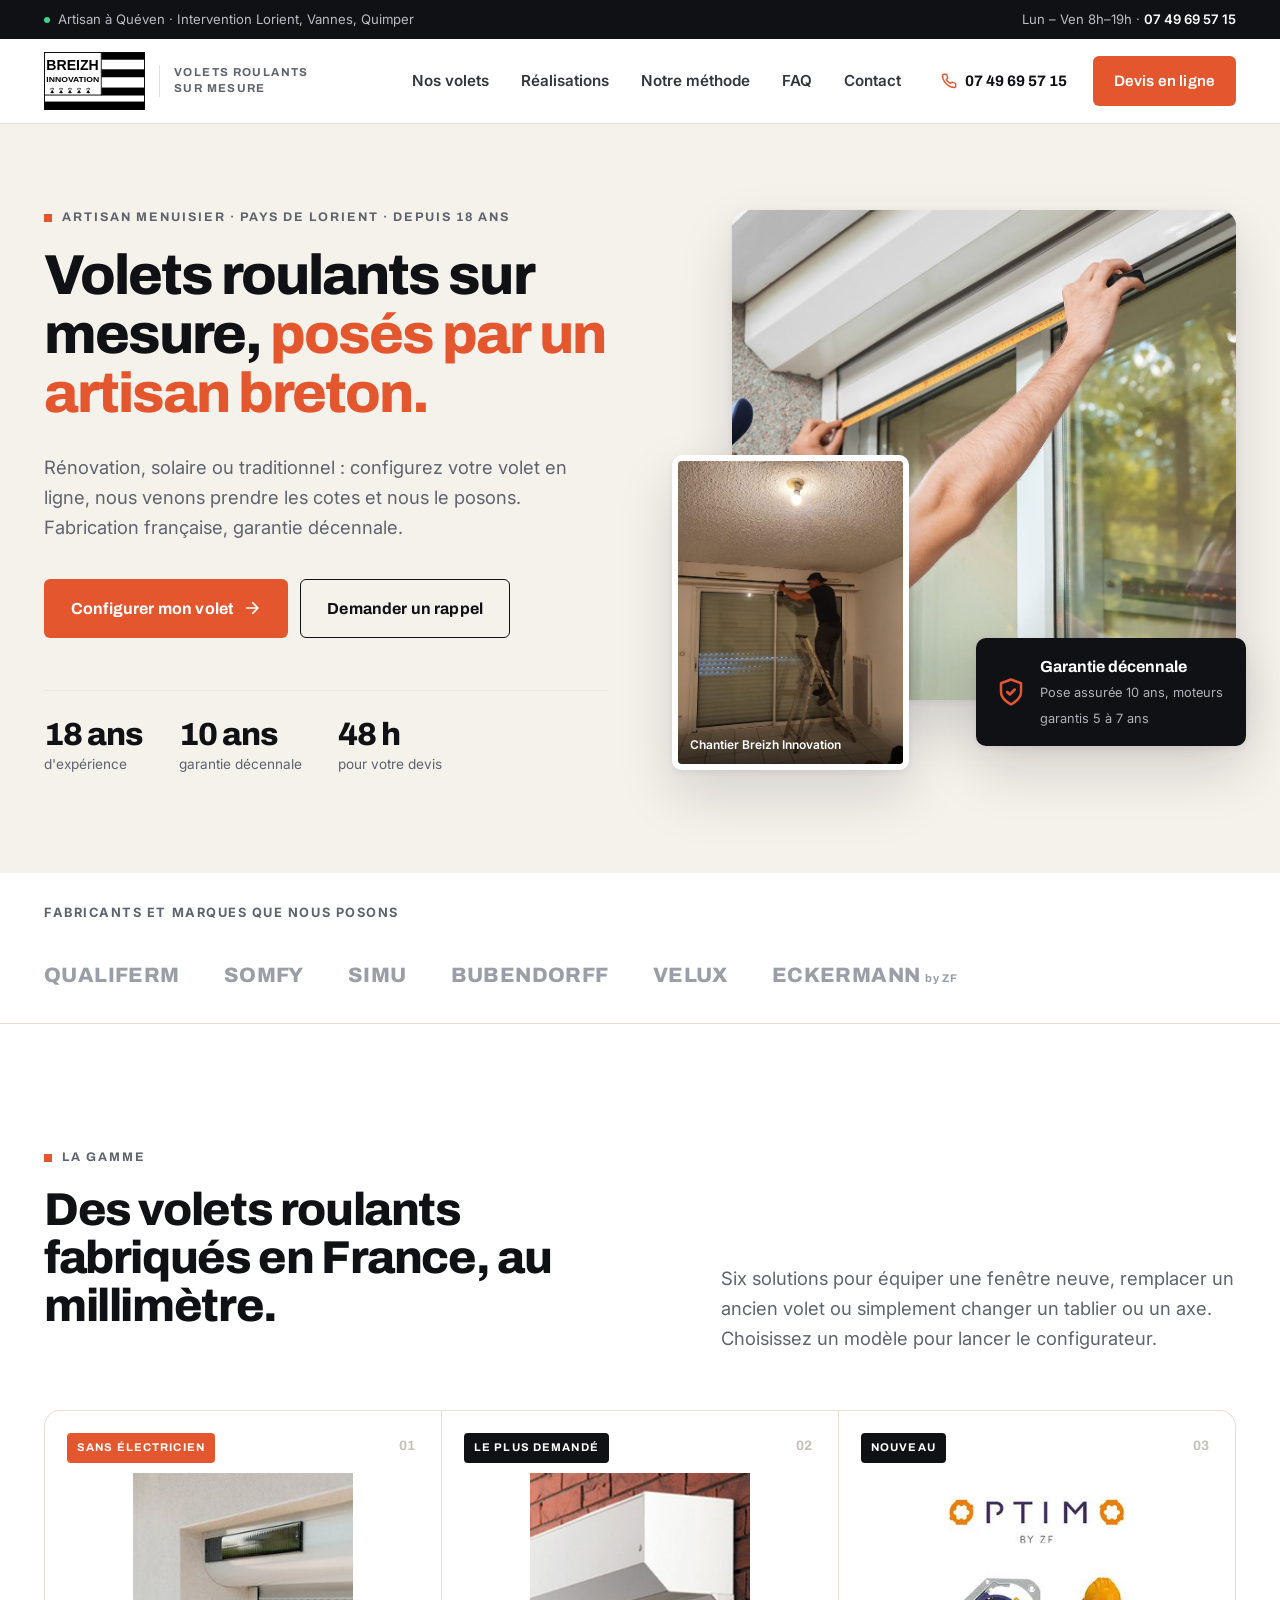
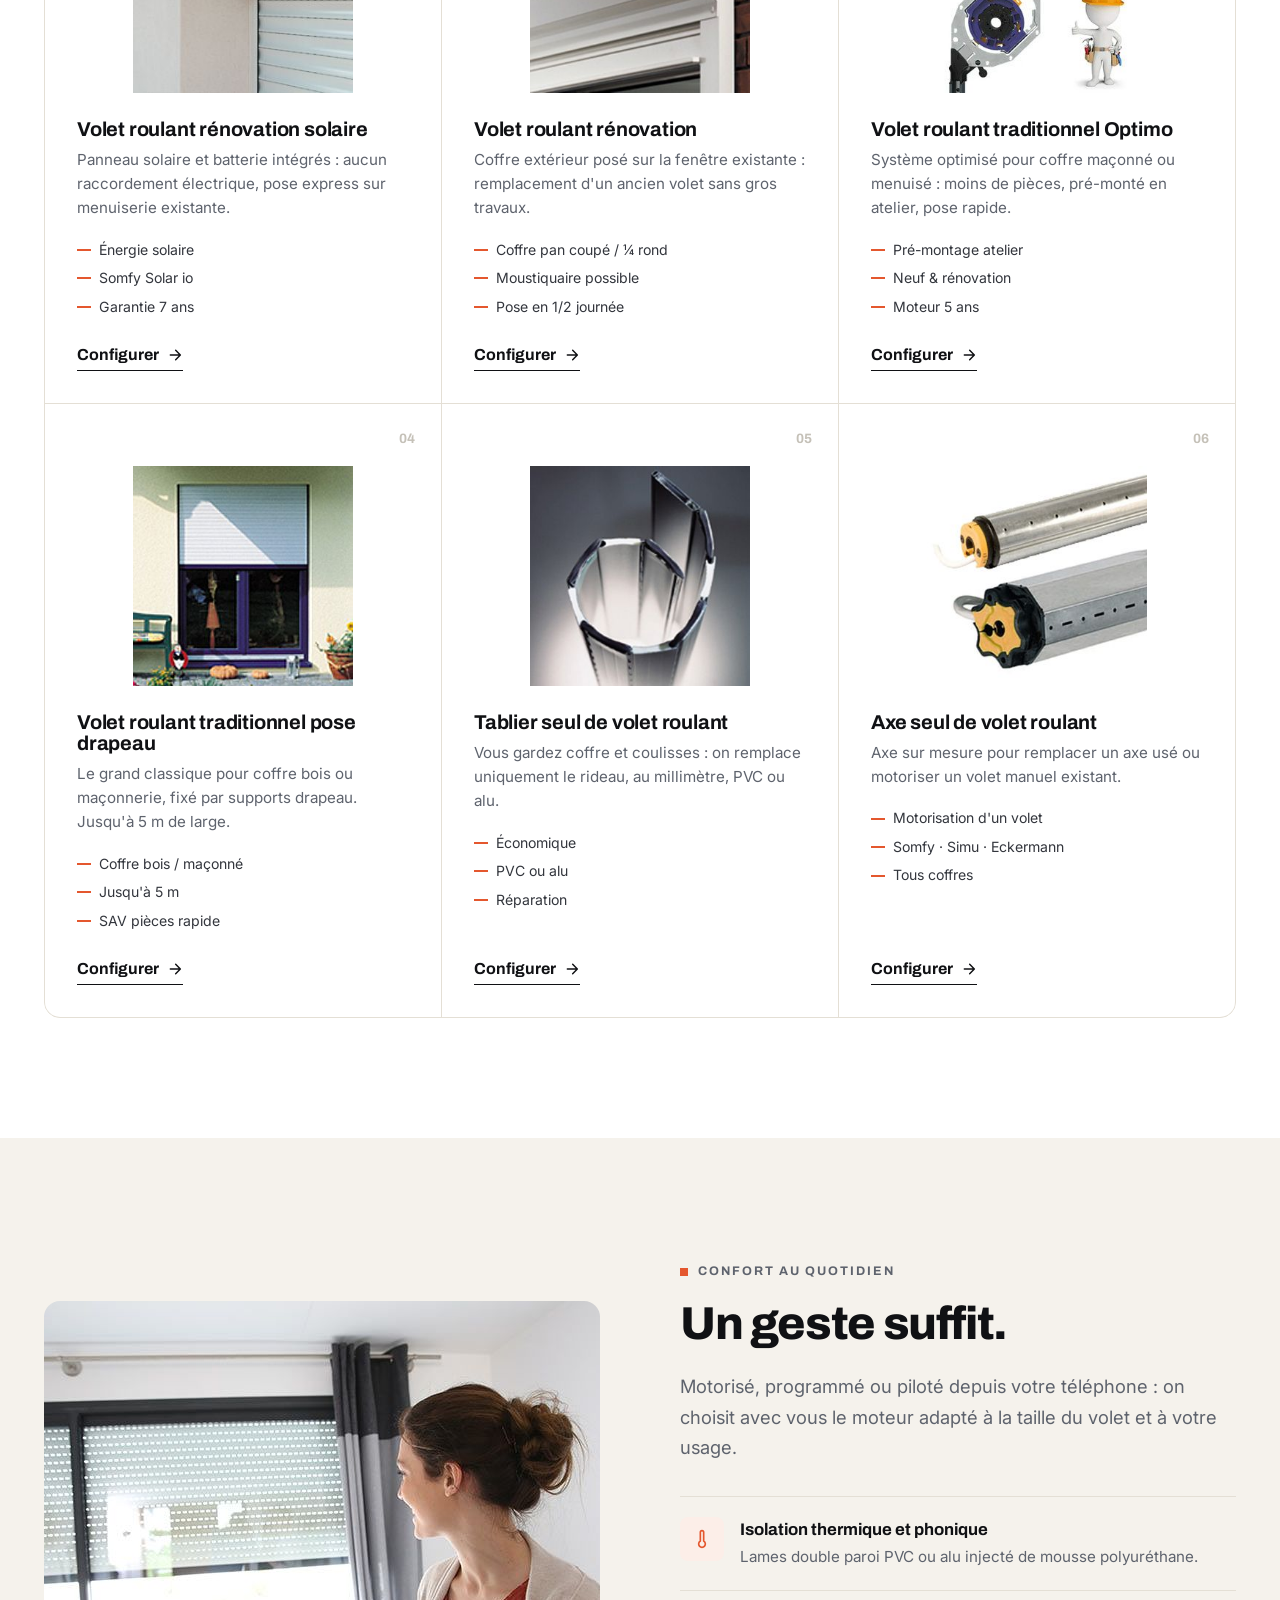
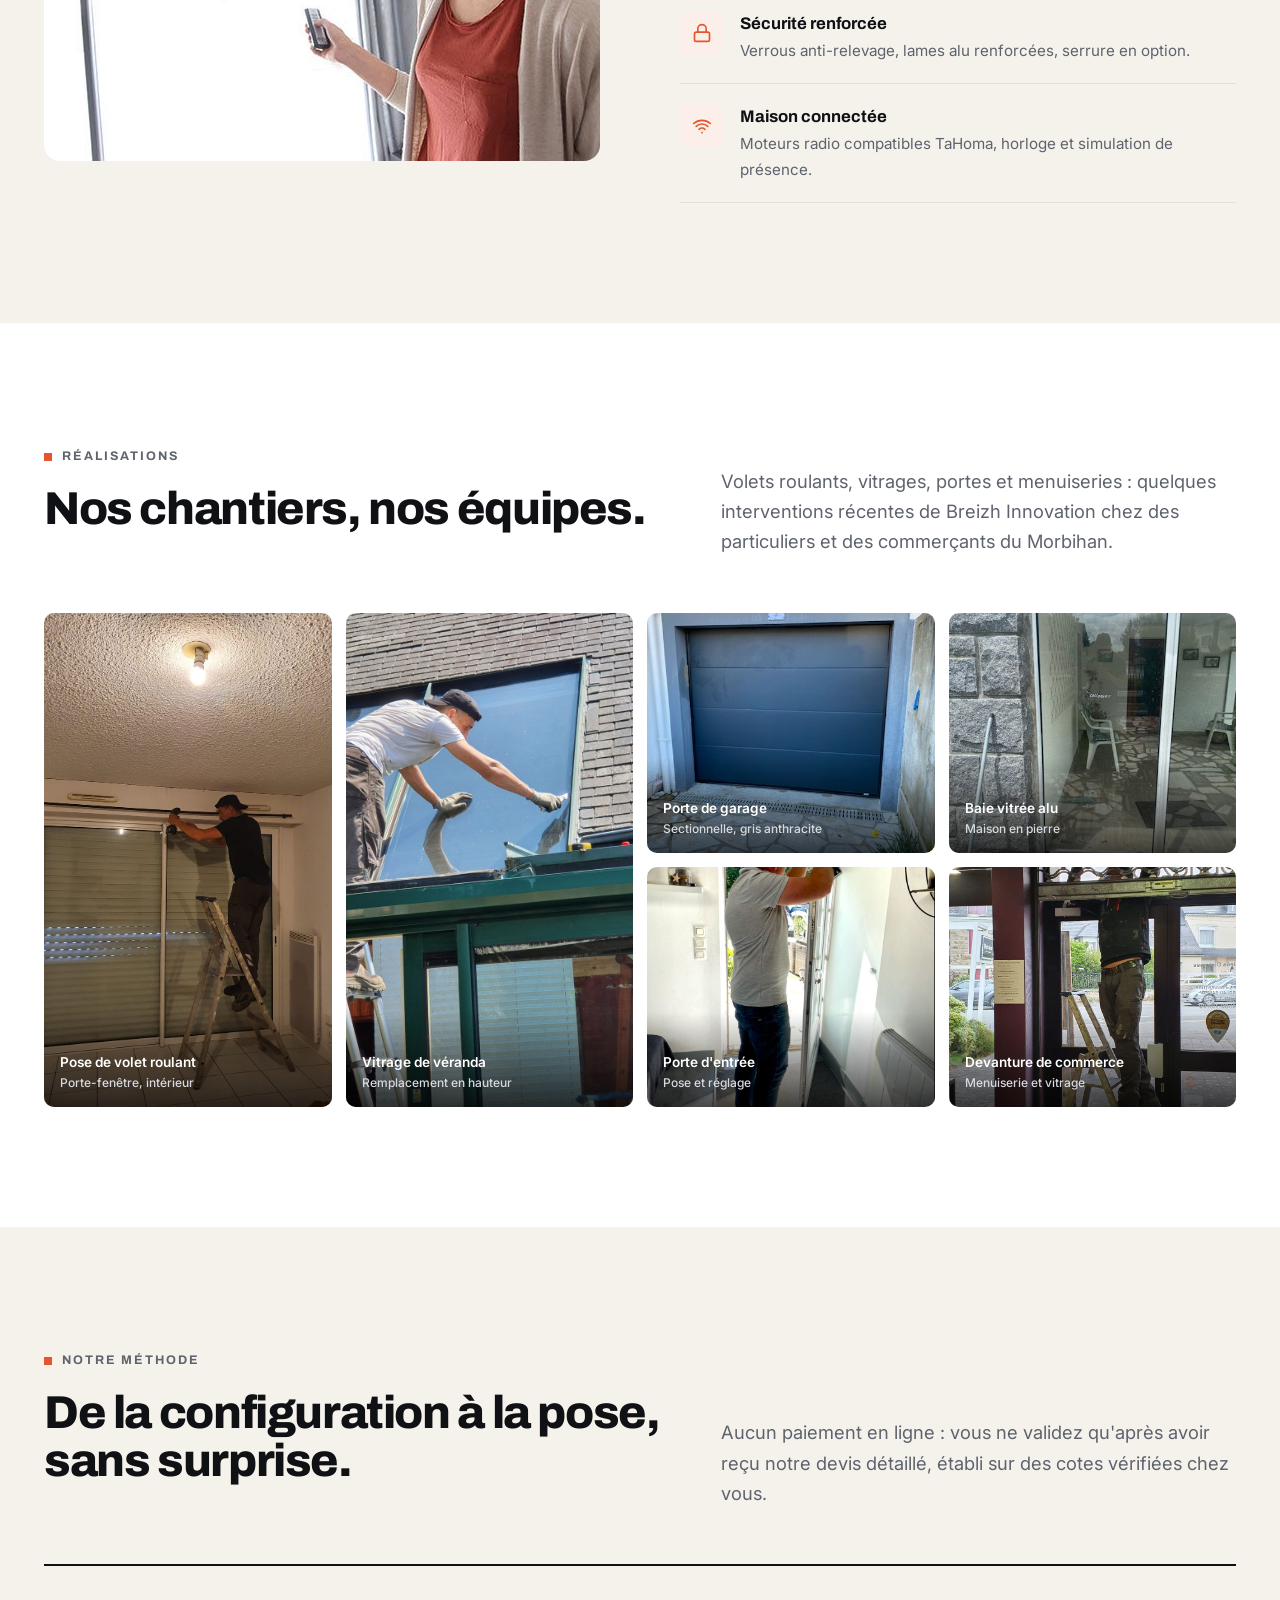
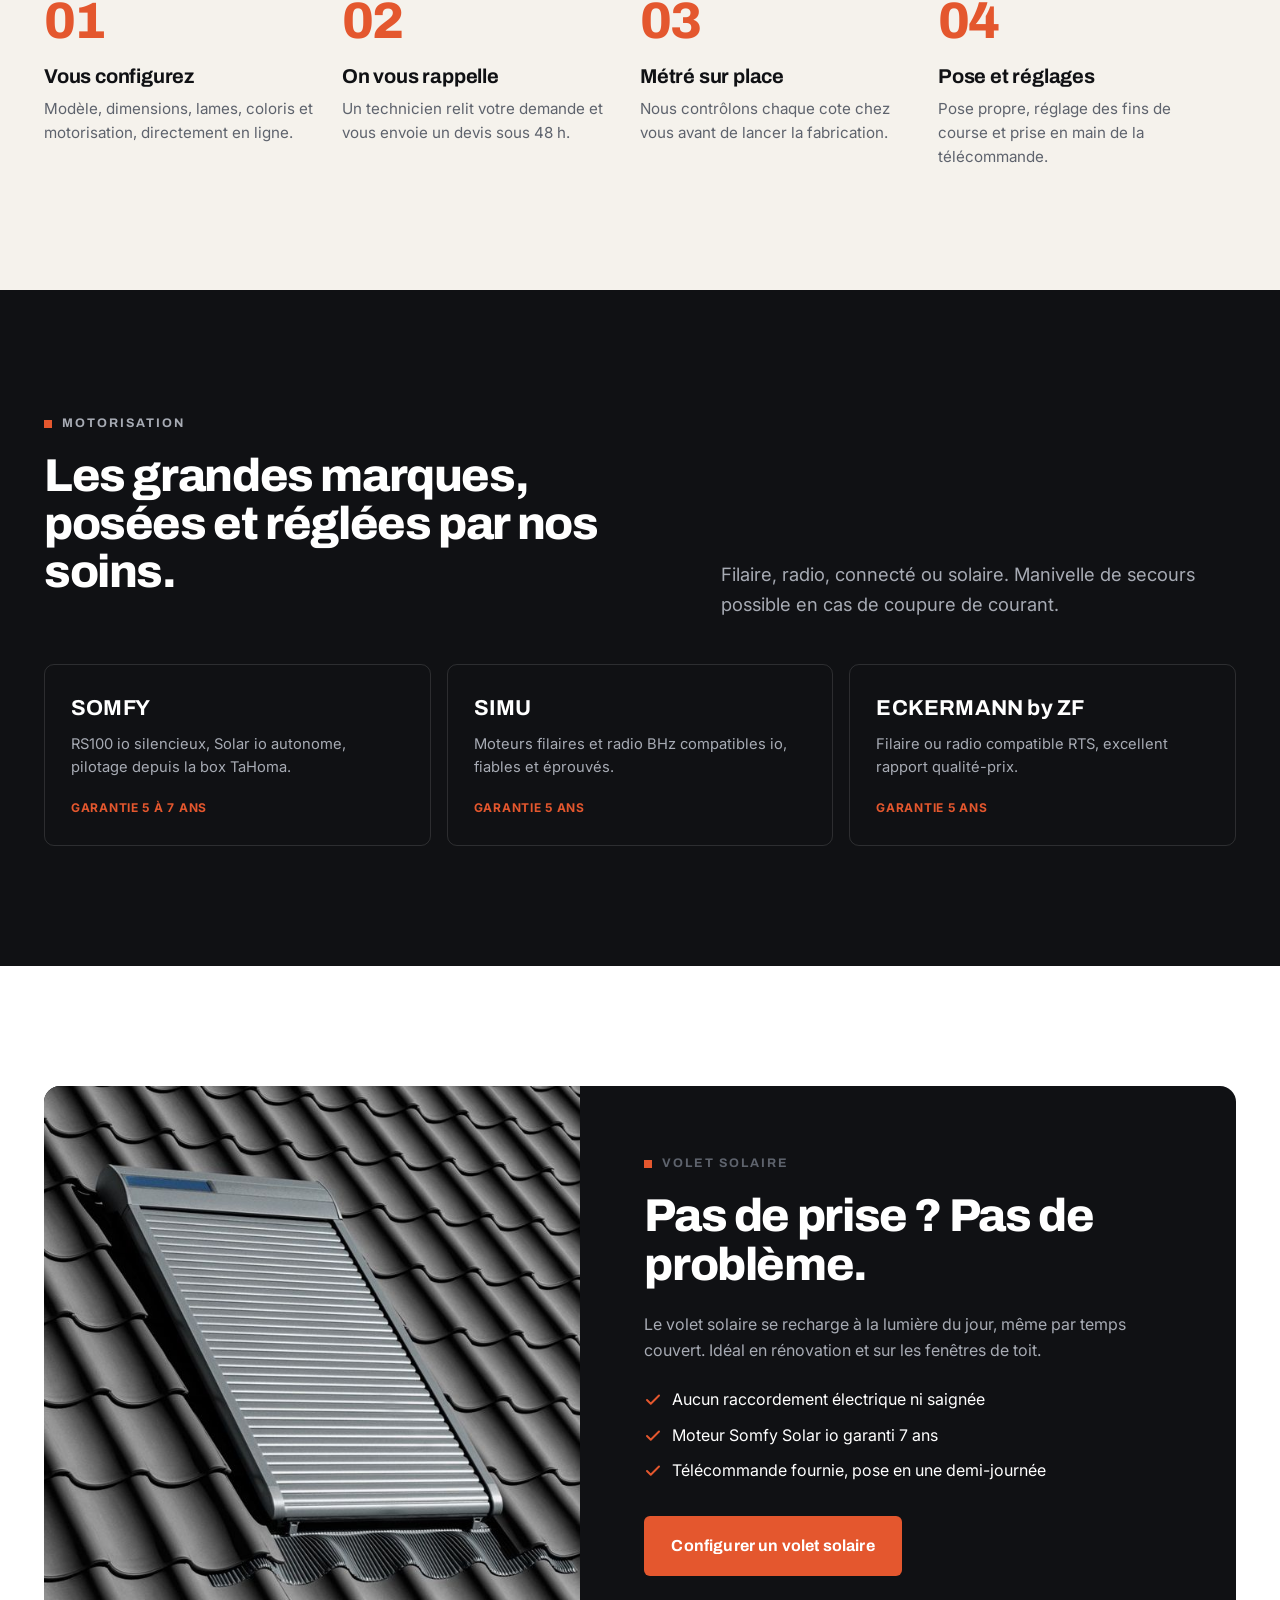
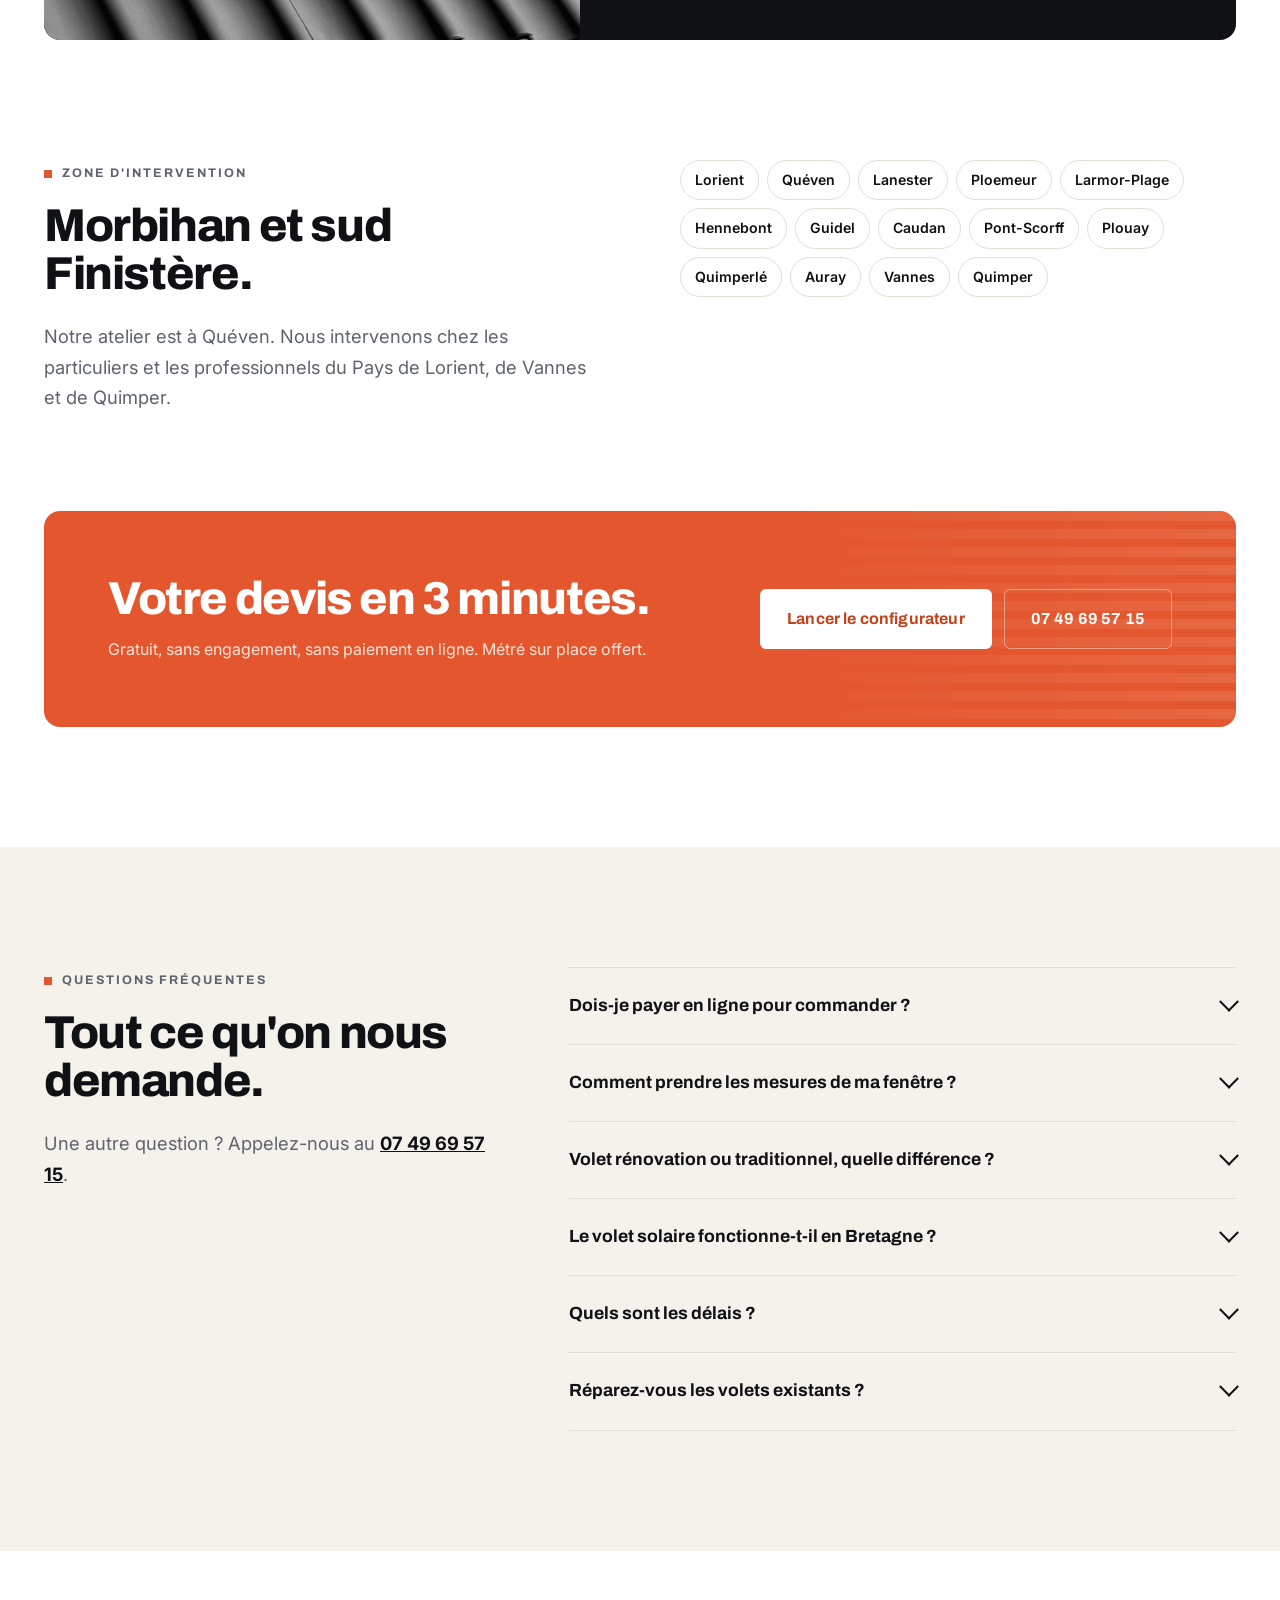
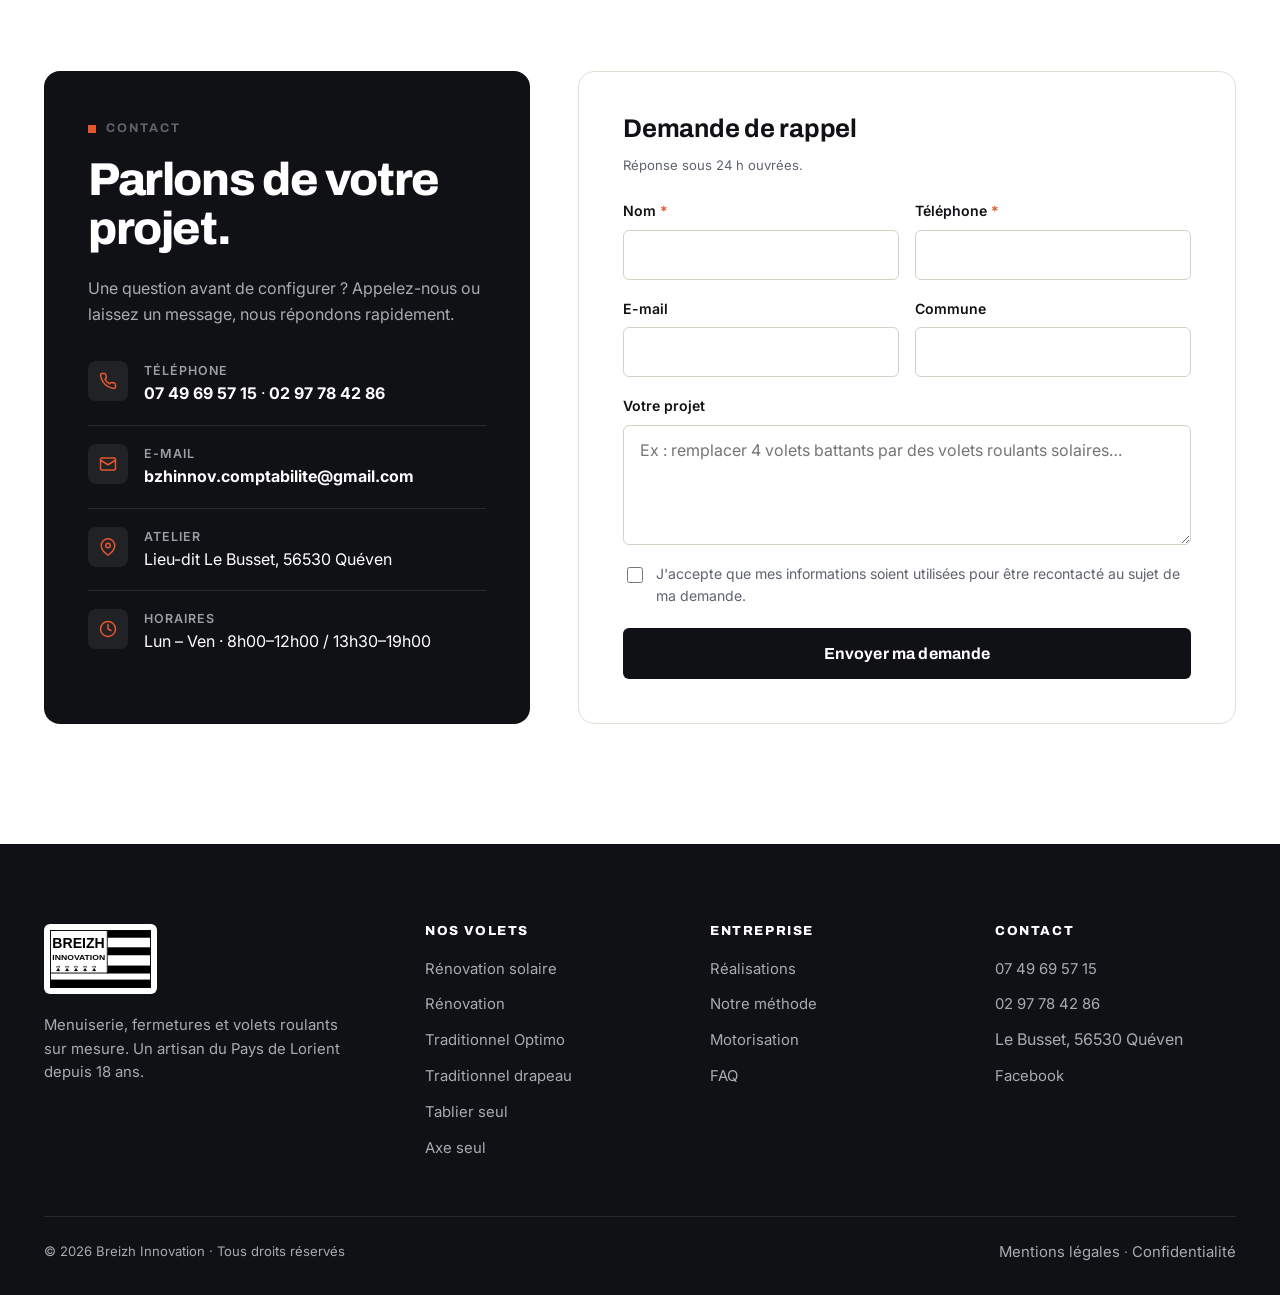
<file: index.html>
<!doctype html>
<html lang="fr">
<head>
<meta charset="utf-8">
<meta name="viewport" content="width=device-width, initial-scale=1">
<meta name="robots" content="noindex">
<title>Breizh Innovation — Volets roulants sur mesure à Lorient, Vannes, Quimper</title>
<meta name="description" content="Breizh Innovation, artisan installateur de volets roulants sur mesure à Quéven, près de Lorient. Rénovation, solaire, traditionnel, motorisation Somfy, Simu, Eckermann. Devis gratuit en ligne.">
<link rel="icon" href="assets/favicon.svg" type="image/svg+xml">
<link rel="preconnect" href="https://fonts.googleapis.com">
<link rel="preconnect" href="https://fonts.gstatic.com" crossorigin>
<link href="https://fonts.googleapis.com/css2?family=Archivo:wght@600;700;800&family=Inter:wght@400;500;600;700&display=swap" rel="stylesheet">
<link rel="stylesheet" href="assets/css/style.css?v=5">
</head>
<body>

<div class="topbar">
  <div class="container">
    <span class="hide-sm"><span class="dot"></span>Artisan à Quéven · Intervention Lorient, Vannes, Quimper</span>
    <span>Lun – Ven 8h–19h · <a href="tel:+33749695715">07 49 69 57 15</a></span>
  </div>
</div>

<header class="header">
  <div class="container">
    <a class="brand" href="index.html" aria-label="Breizh Innovation, accueil">
      <span class="brand-logo"><img src="assets/logo-breizh-innovation.svg" alt="Breizh Innovation" width="101" height="58"></span>
      <span class="brand-tag">Volets roulants<br>sur mesure</span>
    </a>
    <button class="burger" aria-label="Menu" aria-expanded="false"><span></span><span></span><span></span></button>
    <nav class="nav" aria-label="Navigation principale">
      <a href="#produits">Nos volets</a>
      <a href="#realisations">Réalisations</a>
      <a href="#methode">Notre méthode</a>
      <a href="#faq">FAQ</a>
      <a href="#contact">Contact</a>
      <a class="nav-phone" href="tel:+33749695715"><svg viewBox="0 0 24 24" fill="none" stroke="currentColor" stroke-width="2.2" stroke-linecap="round" stroke-linejoin="round"><path d="M22 16.9v3a2 2 0 0 1-2.2 2 19.8 19.8 0 0 1-8.6-3.1 19.5 19.5 0 0 1-6-6A19.8 19.8 0 0 1 2.1 4.2 2 2 0 0 1 4.1 2h3a2 2 0 0 1 2 1.7c.1.9.4 1.8.7 2.7a2 2 0 0 1-.5 2.1L8 9.8a16 16 0 0 0 6 6l1.3-1.3a2 2 0 0 1 2.1-.4c.9.3 1.8.6 2.7.7a2 2 0 0 1 1.7 2z"/></svg>07 49 69 57 15</a>
      <a class="btn btn-primary" href="commande.html">Devis en ligne</a>
    </nav>
  </div>
</header>

<main>
  <!-- HERO -->
  <section class="hero">
    <div class="container">
      <div>
        <span class="eyebrow">Artisan menuisier · Pays de Lorient · depuis 18 ans</span>
        <h1>Volets roulants sur mesure, <em>posés par un artisan breton.</em></h1>
        <p class="lead">Rénovation, solaire ou traditionnel : configurez votre volet en ligne, nous venons prendre les cotes et nous le posons. Fabrication française, garantie décennale.</p>
        <div class="hero-ctas">
          <a class="btn btn-primary" href="commande.html">Configurer mon volet
            <svg viewBox="0 0 24 24" fill="none" stroke="currentColor" stroke-width="2.2" stroke-linecap="round" stroke-linejoin="round"><path d="M5 12h14M13 5l7 7-7 7"/></svg></a>
          <a class="btn btn-ghost" href="#contact">Demander un rappel</a>
        </div>
        <div class="hero-facts">
          <div><strong>18 ans</strong><small>d'expérience</small></div>
          <div><strong>10 ans</strong><small>garantie décennale</small></div>
          <div><strong>48 h</strong><small>pour votre devis</small></div>
        </div>
      </div>

      <div class="hero-media">
        <figure class="main" style="margin:0"><img src="assets/img/hero.jpg" alt="Artisan posant un volet roulant sur une baie vitrée" width="1600" height="1029" fetchpriority="high"></figure>
        <figure class="inset" style="margin:0"><img src="assets/img/chantier-volet.jpg" alt="Chantier Breizh Innovation : pose d'un volet roulant sur une porte-fenêtre" width="1000" height="1333" loading="lazy"><figcaption>Chantier Breizh Innovation</figcaption></figure>
        <div class="hero-badge">
          <svg viewBox="0 0 24 24" fill="none" stroke="currentColor" stroke-width="2" stroke-linecap="round" stroke-linejoin="round"><path d="M12 22s8-4 8-10V5l-8-3-8 3v7c0 6 8 10 8 10z"/><path d="m9 12 2 2 4-4"/></svg>
          <div><strong>Garantie décennale</strong><small>Pose assurée 10 ans, moteurs garantis 5 à 7 ans</small></div>
        </div>
      </div>
    </div>
  </section>

  <!-- MARQUES -->
  <section class="brands" aria-label="Marques posées">
    <div class="container">
      <p>Fabricants et marques que nous posons</p>
      <ul>
        <li>QUALIFERM</li><li>SOMFY</li><li>SIMU</li><li>BUBENDORFF</li><li>VELUX</li><li>ECKERMANN <small>by ZF</small></li>
      </ul>
    </div>
  </section>

  <!-- PRODUITS -->
  <section class="section" id="produits">
    <div class="container">
      <div class="section-head">
        <div>
          <span class="eyebrow">La gamme</span>
          <h2>Des volets roulants fabriqués en France, au millimètre.</h2>
        </div>
        <p class="lead">Six solutions pour équiper une fenêtre neuve, remplacer un ancien volet ou simplement changer un tablier ou un axe. Choisissez un modèle pour lancer le configurateur.</p>
      </div>
      <div class="products" id="productGrid"></div>
    </div>
  </section>

  <!-- CONFORT / MOTORISATION -->
  <section class="section bg-sand">
    <div class="container split">
      <div class="split-media reveal">
        <img src="assets/img/telecommande.jpg" alt="Volet roulant motorisé piloté avec une télécommande" width="700" height="460" loading="lazy">
      </div>
      <div class="reveal">
        <span class="eyebrow">Confort au quotidien</span>
        <h2>Un geste suffit.</h2>
        <p class="lead">Motorisé, programmé ou piloté depuis votre téléphone : on choisit avec vous le moteur adapté à la taille du volet et à votre usage.</p>
        <ul class="feature-list">
          <li><span class="ico"><svg viewBox="0 0 24 24" fill="none" stroke="currentColor" stroke-width="2" stroke-linecap="round" stroke-linejoin="round"><path d="M14 4v10.5a4 4 0 1 1-4 0V4a2 2 0 0 1 4 0z"/></svg></span><div><strong>Isolation thermique et phonique</strong><span>Lames double paroi PVC ou alu injecté de mousse polyuréthane.</span></div></li>
          <li><span class="ico"><svg viewBox="0 0 24 24" fill="none" stroke="currentColor" stroke-width="2" stroke-linecap="round" stroke-linejoin="round"><rect x="3" y="11" width="18" height="11" rx="2"/><path d="M7 11V7a5 5 0 0 1 10 0v4"/></svg></span><div><strong>Sécurité renforcée</strong><span>Verrous anti-relevage, lames alu renforcées, serrure en option.</span></div></li>
          <li><span class="ico"><svg viewBox="0 0 24 24" fill="none" stroke="currentColor" stroke-width="2" stroke-linecap="round" stroke-linejoin="round"><path d="M5 12.5a10 10 0 0 1 14 0M8.5 16a5 5 0 0 1 7 0M2 9a15 15 0 0 1 20 0M12 20h.01"/></svg></span><div><strong>Maison connectée</strong><span>Moteurs radio compatibles TaHoma, horloge et simulation de présence.</span></div></li>
        </ul>
      </div>
    </div>
  </section>

  <!-- REALISATIONS -->
  <section class="section" id="realisations">
    <div class="container">
      <div class="section-head">
        <div>
          <span class="eyebrow">Réalisations</span>
          <h2>Nos chantiers, nos équipes.</h2>
        </div>
        <p class="lead">Volets roulants, vitrages, portes et menuiseries : quelques interventions récentes de Breizh Innovation chez des particuliers et des commerçants du Morbihan.</p>
      </div>
      <div class="gallery">
        <figure class="tall reveal"><img src="assets/img/chantier-volet.jpg" alt="Pose d'un volet roulant sur une porte-fenêtre" loading="lazy"><figcaption>Pose de volet roulant<small>Porte-fenêtre, intérieur</small></figcaption></figure>
        <figure class="tall reveal"><img src="assets/img/chantier-veranda.jpg" alt="Remplacement de vitrage sur une véranda" loading="lazy"><figcaption>Vitrage de véranda<small>Remplacement en hauteur</small></figcaption></figure>
        <figure class="reveal"><img src="assets/img/chantier-garage.jpg" alt="Porte de garage sectionnelle anthracite" loading="lazy"><figcaption>Porte de garage<small>Sectionnelle, gris anthracite</small></figcaption></figure>
        <figure class="reveal"><img src="assets/img/chantier-baie.jpg" alt="Baie vitrée aluminium dans une maison en granit" loading="lazy"><figcaption>Baie vitrée alu<small>Maison en pierre</small></figcaption></figure>
        <figure class="reveal"><img src="assets/img/chantier-porte.jpg" alt="Artisan réglant une porte d'entrée" loading="lazy"><figcaption>Porte d'entrée<small>Pose et réglage</small></figcaption></figure>
        <figure class="reveal"><img src="assets/img/chantier-commerce.jpg" alt="Menuiserie vitrée d'un commerce" loading="lazy"><figcaption>Devanture de commerce<small>Menuiserie et vitrage</small></figcaption></figure>
      </div>
    </div>
  </section>

  <!-- METHODE -->
  <section class="section bg-sand" id="methode">
    <div class="container">
      <div class="section-head">
        <div>
          <span class="eyebrow">Notre méthode</span>
          <h2>De la configuration à la pose, sans surprise.</h2>
        </div>
        <p class="lead">Aucun paiement en ligne : vous ne validez qu'après avoir reçu notre devis détaillé, établi sur des cotes vérifiées chez vous.</p>
      </div>
      <div class="steps">
        <div class="step reveal"><span class="n">01</span><h3>Vous configurez</h3><p>Modèle, dimensions, lames, coloris et motorisation, directement en ligne.</p></div>
        <div class="step reveal"><span class="n">02</span><h3>On vous rappelle</h3><p>Un technicien relit votre demande et vous envoie un devis sous 48 h.</p></div>
        <div class="step reveal"><span class="n">03</span><h3>Métré sur place</h3><p>Nous contrôlons chaque cote chez vous avant de lancer la fabrication.</p></div>
        <div class="step reveal"><span class="n">04</span><h3>Pose et réglages</h3><p>Pose propre, réglage des fins de course et prise en main de la télécommande.</p></div>
      </div>
    </div>
  </section>

  <!-- MOTORISATION -->
  <section class="section dark" id="motorisation">
    <div class="container">
      <div class="section-head" style="margin-bottom:0">
        <div>
          <span class="eyebrow">Motorisation</span>
          <h2>Les grandes marques, posées et réglées par nos soins.</h2>
        </div>
        <p class="lead">Filaire, radio, connecté ou solaire. Manivelle de secours possible en cas de coupure de courant.</p>
      </div>
      <div class="motor-cards">
        <div class="motor reveal"><strong>SOMFY</strong><p>RS100 io silencieux, Solar io autonome, pilotage depuis la box TaHoma.</p><span class="pill">Garantie 5 à 7 ans</span></div>
        <div class="motor reveal"><strong>SIMU</strong><p>Moteurs filaires et radio BHz compatibles io, fiables et éprouvés.</p><span class="pill">Garantie 5 ans</span></div>
        <div class="motor reveal"><strong>ECKERMANN by ZF</strong><p>Filaire ou radio compatible RTS, excellent rapport qualité-prix.</p><span class="pill">Garantie 5 ans</span></div>
      </div>
    </div>
  </section>

  <!-- SOLAIRE -->
  <section class="section">
    <div class="container">
      <div class="solar reveal">
        <img src="assets/img/volet-toit-solaire.jpg" alt="Volet roulant solaire installé sur une fenêtre de toit" width="690" height="690" loading="lazy">
        <div class="body">
          <span class="eyebrow">Volet solaire</span>
          <h2 style="color:#fff">Pas de prise ? Pas de problème.</h2>
          <p>Le volet solaire se recharge à la lumière du jour, même par temps couvert. Idéal en rénovation et sur les fenêtres de toit.</p>
          <ul>
            <li><svg viewBox="0 0 24 24" fill="none" stroke="currentColor" stroke-width="2.6" stroke-linecap="round" stroke-linejoin="round"><path d="M20 6 9 17l-5-5"/></svg>Aucun raccordement électrique ni saignée</li>
            <li><svg viewBox="0 0 24 24" fill="none" stroke="currentColor" stroke-width="2.6" stroke-linecap="round" stroke-linejoin="round"><path d="M20 6 9 17l-5-5"/></svg>Moteur Somfy Solar io garanti 7 ans</li>
            <li><svg viewBox="0 0 24 24" fill="none" stroke="currentColor" stroke-width="2.6" stroke-linecap="round" stroke-linejoin="round"><path d="M20 6 9 17l-5-5"/></svg>Télécommande fournie, pose en une demi-journée</li>
          </ul>
          <a class="btn btn-primary" href="commande.html?produit=renovation-solaire">Configurer un volet solaire</a>
        </div>
      </div>
    </div>
  </section>

  <!-- ZONE + CTA -->
  <section class="section" style="padding-top:0">
    <div class="container">
      <div class="zone" style="margin-bottom:80px">
        <div class="reveal">
          <span class="eyebrow">Zone d'intervention</span>
          <h2>Morbihan et sud Finistère.</h2>
          <p class="lead">Notre atelier est à Quéven. Nous intervenons chez les particuliers et les professionnels du Pays de Lorient, de Vannes et de Quimper.</p>
        </div>
        <div class="cities reveal">
          <span>Lorient</span><span>Quéven</span><span>Lanester</span><span>Ploemeur</span><span>Larmor-Plage</span><span>Hennebont</span><span>Guidel</span><span>Caudan</span><span>Pont-Scorff</span><span>Plouay</span><span>Quimperlé</span><span>Auray</span><span>Vannes</span><span>Quimper</span>
        </div>
      </div>
      <div class="cta-band reveal">
        <div style="position:relative;z-index:1">
          <h2>Votre devis en 3 minutes.</h2>
          <p>Gratuit, sans engagement, sans paiement en ligne. Métré sur place offert.</p>
        </div>
        <div class="actions">
          <a class="btn btn-light" href="commande.html">Lancer le configurateur</a>
          <a class="btn btn-outline-light" href="tel:+33749695715">07 49 69 57 15</a>
        </div>
      </div>
    </div>
  </section>

  <!-- FAQ -->
  <section class="section bg-sand" id="faq">
    <div class="container faq-wrap">
      <div>
        <span class="eyebrow">Questions fréquentes</span>
        <h2>Tout ce qu'on nous demande.</h2>
        <p class="lead">Une autre question ? Appelez-nous au <a href="tel:+33749695715" style="color:var(--ink);font-weight:700">07 49 69 57 15</a>.</p>
      </div>
      <div class="faq">
        <details><summary>Dois-je payer en ligne pour commander ?</summary><p>Non. Le configurateur nous transmet votre demande. Nous vous rappelons, vérifions les cotes sur place puis vous envoyons un devis définitif. Le règlement se fait directement avec nous, une fois le devis accepté.</p></details>
        <details><summary>Comment prendre les mesures de ma fenêtre ?</summary><p>Indiquez des cotes approximatives en millimètres : largeur et hauteur de la fenêtre ou de l'ancien volet. Un technicien passe toujours vérifier les dimensions avant la fabrication.</p></details>
        <details><summary>Volet rénovation ou traditionnel, quelle différence ?</summary><p>Le volet rénovation a un coffre visible posé à l'extérieur, sur la fenêtre existante : idéal pour remplacer d'anciens volets sans travaux. Le volet traditionnel s'intègre dans un coffre existant (bois ou maçonnerie), le plus souvent en construction neuve.</p></details>
        <details><summary>Le volet solaire fonctionne-t-il en Bretagne ?</summary><p>Oui. La batterie offre une grande autonomie même par faible ensoleillement : le panneau a seulement besoin de lumière du jour, pas de plein soleil.</p></details>
        <details><summary>Quels sont les délais ?</summary><p>Comptez en général 2 à 4 semaines entre la validation du devis et la pose, selon le modèle et la saison. Les tabliers et axes seuls sont souvent plus rapides.</p></details>
        <details><summary>Réparez-vous les volets existants ?</summary><p>Oui, Breizh Innovation dépanne et répare les volets roulants toutes marques, y compris les volets de fenêtres de toit : moteur, axe, lames ou tablier complet.</p></details>
      </div>
    </div>
  </section>

  <!-- CONTACT -->
  <section class="section" id="contact">
    <div class="container contact-grid">
      <div class="info-card reveal">
        <span class="eyebrow">Contact</span>
        <h2>Parlons de votre projet.</h2>
        <p style="color:#A7ABB4">Une question avant de configurer ? Appelez-nous ou laissez un message, nous répondons rapidement.</p>
        <div class="info-row"><span class="ico"><svg viewBox="0 0 24 24" fill="none" stroke="currentColor" stroke-width="2" stroke-linecap="round" stroke-linejoin="round"><path d="M22 16.9v3a2 2 0 0 1-2.2 2 19.8 19.8 0 0 1-8.6-3.1 19.5 19.5 0 0 1-6-6A19.8 19.8 0 0 1 2.1 4.2 2 2 0 0 1 4.1 2h3a2 2 0 0 1 2 1.7c.1.9.4 1.8.7 2.7a2 2 0 0 1-.5 2.1L8 9.8a16 16 0 0 0 6 6l1.3-1.3a2 2 0 0 1 2.1-.4c.9.3 1.8.6 2.7.7a2 2 0 0 1 1.7 2z"/></svg></span><div><small>Téléphone</small><a href="tel:+33749695715">07 49 69 57 15</a> · <a href="tel:+33297784286">02 97 78 42 86</a></div></div>
        <div class="info-row"><span class="ico"><svg viewBox="0 0 24 24" fill="none" stroke="currentColor" stroke-width="2" stroke-linecap="round" stroke-linejoin="round"><rect x="2" y="4" width="20" height="16" rx="2"/><path d="m22 7-10 6L2 7"/></svg></span><div><small>E-mail</small><a href="mailto:bzhinnov.comptabilite@gmail.com">bzhinnov.comptabilite@gmail.com</a></div></div>
        <div class="info-row"><span class="ico"><svg viewBox="0 0 24 24" fill="none" stroke="currentColor" stroke-width="2" stroke-linecap="round" stroke-linejoin="round"><path d="M21 10c0 7-9 13-9 13s-9-6-9-13a9 9 0 0 1 18 0z"/><circle cx="12" cy="10" r="3"/></svg></span><div><small>Atelier</small>Lieu-dit Le Busset, 56530 Quéven</div></div>
        <div class="info-row"><span class="ico"><svg viewBox="0 0 24 24" fill="none" stroke="currentColor" stroke-width="2" stroke-linecap="round" stroke-linejoin="round"><circle cx="12" cy="12" r="10"/><path d="M12 6v6l4 2"/></svg></span><div><small>Horaires</small>Lun – Ven · 8h00–12h00 / 13h30–19h00</div></div>
      </div>
      <form class="form-card reveal" id="contactForm" novalidate>
        <h3 style="font-size:1.6rem">Demande de rappel</h3>
        <p class="hint" style="margin-bottom:24px">Réponse sous 24 h ouvrées.</p>
        <div class="row-2">
          <div class="field"><label for="cName">Nom <span class="req">*</span></label><input class="input" id="cName" name="nom" required autocomplete="name"></div>
          <div class="field"><label for="cPhone">Téléphone <span class="req">*</span></label><input class="input" id="cPhone" name="tel" type="tel" required autocomplete="tel"></div>
        </div>
        <div class="row-2">
          <div class="field"><label for="cEmail">E-mail</label><input class="input" id="cEmail" name="email" type="email" autocomplete="email"></div>
          <div class="field"><label for="cCity">Commune</label><input class="input" id="cCity" name="ville" autocomplete="address-level2"></div>
        </div>
        <div class="field"><label for="cMsg">Votre projet</label><textarea class="input" id="cMsg" name="message" placeholder="Ex : remplacer 4 volets battants par des volets roulants solaires…"></textarea></div>
        <label class="check"><input type="checkbox" required id="cRgpd"> J'accepte que mes informations soient utilisées pour être recontacté au sujet de ma demande.</label>
        <button class="btn btn-dark btn-block" type="submit">Envoyer ma demande</button>
      </form>
    </div>
  </section>
</main>

<footer class="footer">
  <div class="container">
    <div class="footer-grid">
      <div>
        <a class="brand" href="index.html"><span class="brand-logo"><img src="assets/logo-breizh-innovation.svg" alt="Breizh Innovation" width="101" height="58"></span></a>
        <p style="margin-top:20px;font-size:.93rem;max-width:300px">Menuiserie, fermetures et volets roulants sur mesure. Un artisan du Pays de Lorient depuis 18 ans.</p>
      </div>
      <div><h4>Nos volets</h4><ul id="footerProducts"></ul></div>
      <div><h4>Entreprise</h4><ul><li><a href="#realisations">Réalisations</a></li><li><a href="#methode">Notre méthode</a></li><li><a href="#motorisation">Motorisation</a></li><li><a href="#faq">FAQ</a></li></ul></div>
      <div><h4>Contact</h4><ul><li><a href="tel:+33749695715">07 49 69 57 15</a></li><li><a href="tel:+33297784286">02 97 78 42 86</a></li><li>Le Busset, 56530 Quéven</li><li><a href="https://www.facebook.com/Breizh-Innovation-106490024116001/" target="_blank" rel="noopener">Facebook</a></li></ul></div>
    </div>
    <div class="footer-bottom">
      <span>© <span data-year></span> Breizh Innovation · Tous droits réservés</span>
      <span><a href="#">Mentions légales</a> · <a href="#">Confidentialité</a></span>
    </div>
  </div>
</footer>

<script src="assets/js/common.js?v=5"></script>
<script src="assets/js/home.js?v=5"></script>
</body>
</html>
</file>
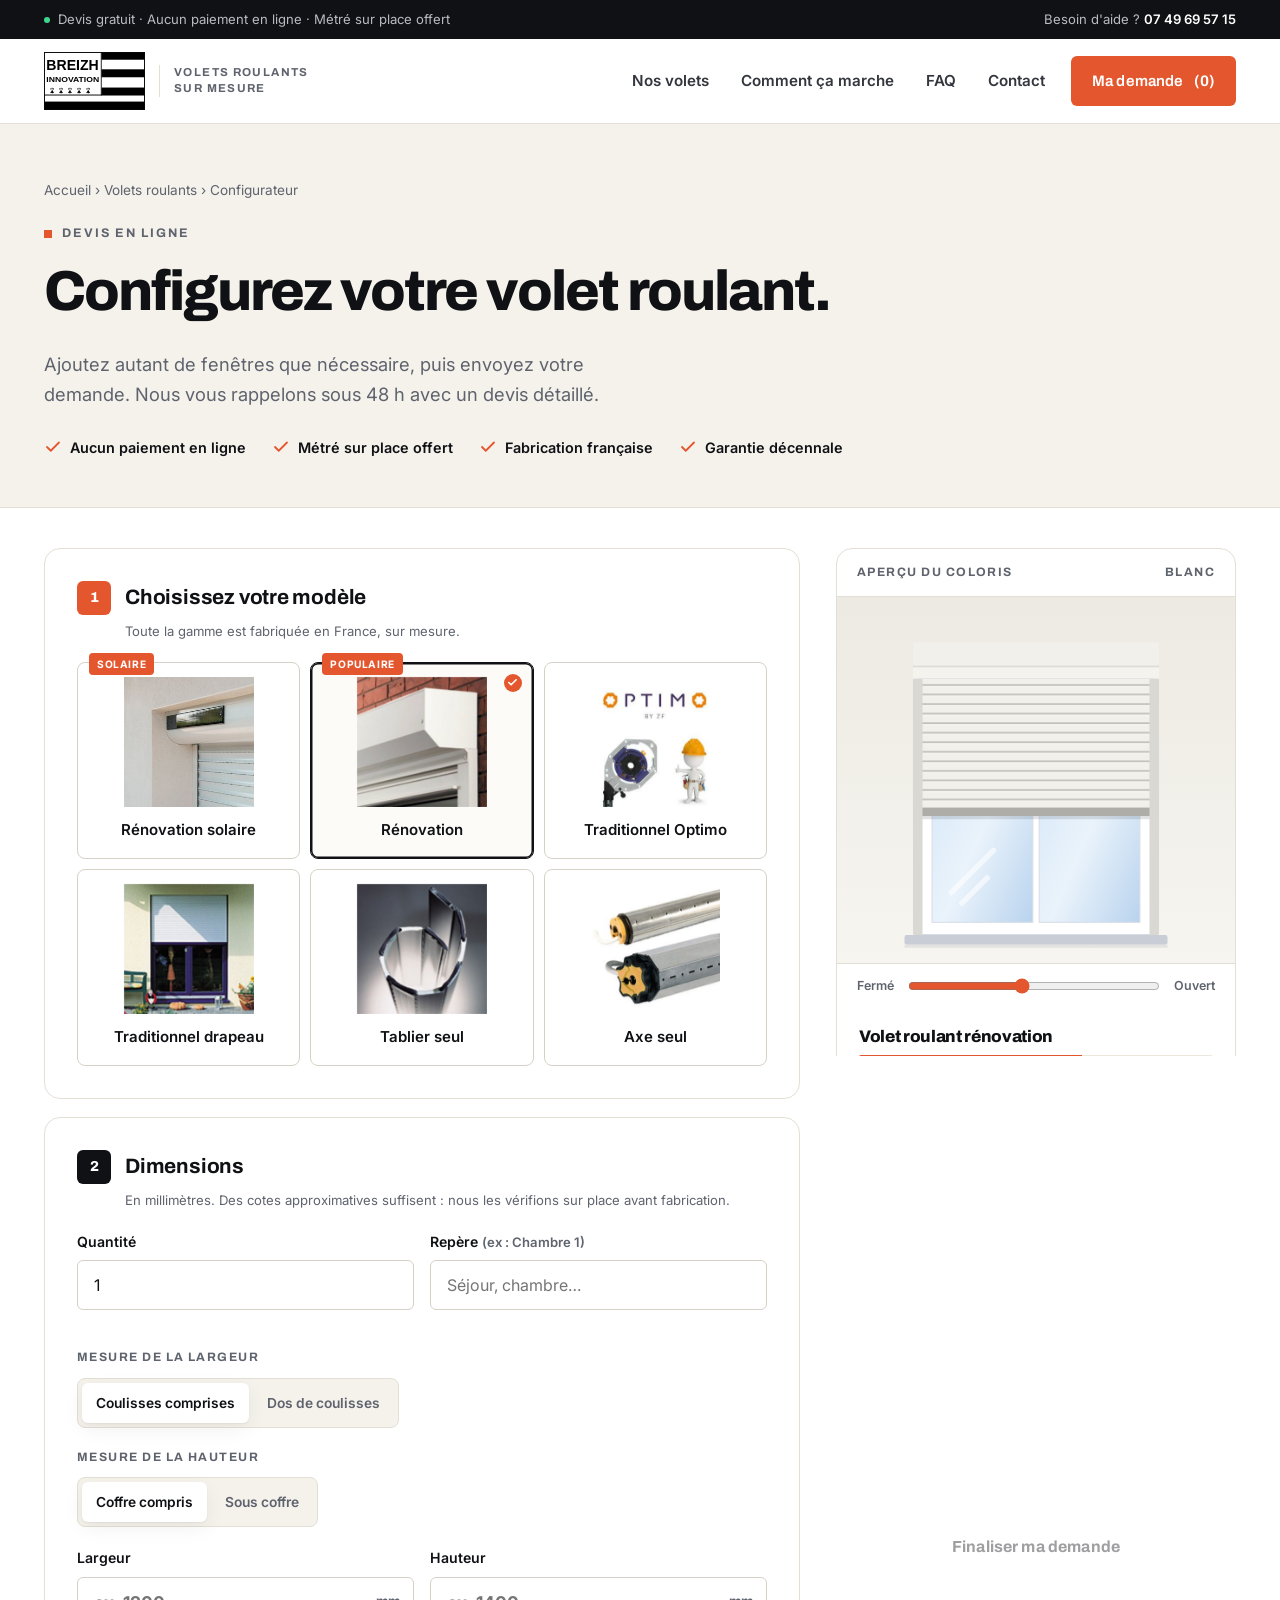
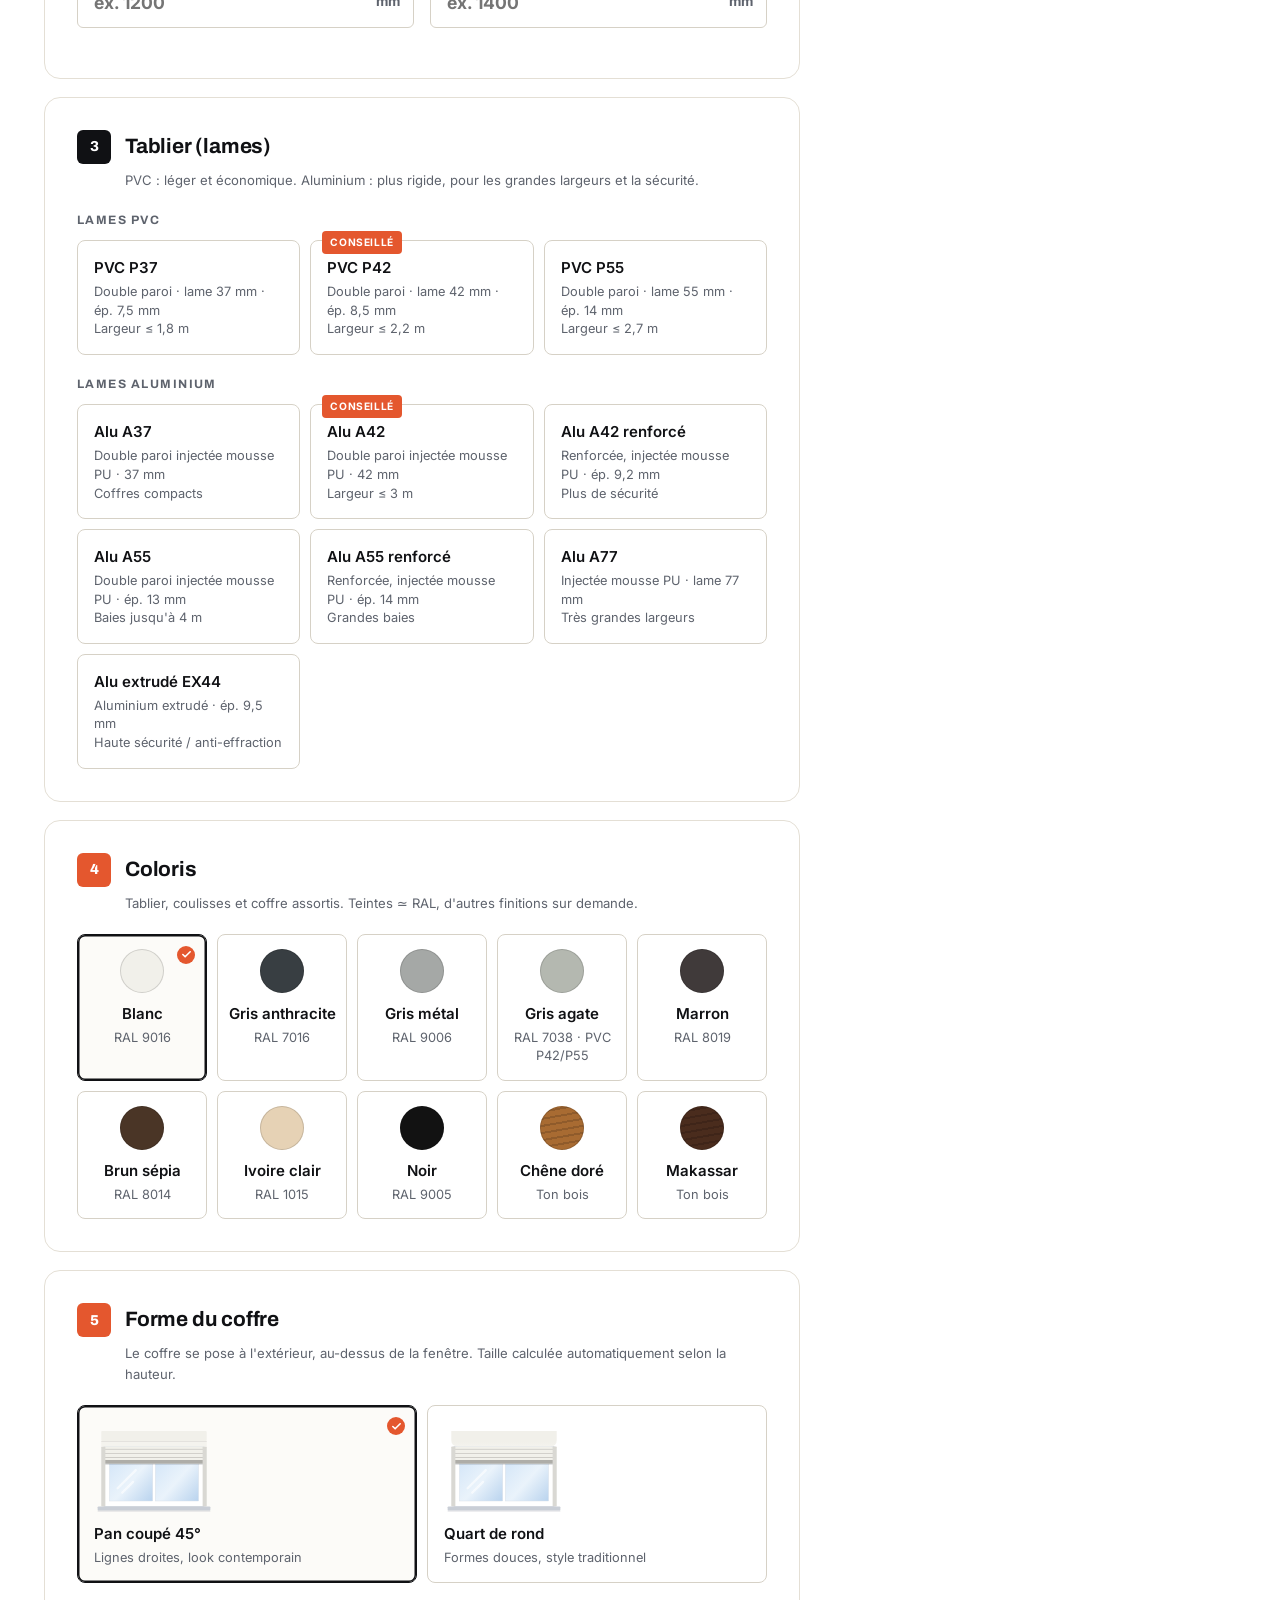
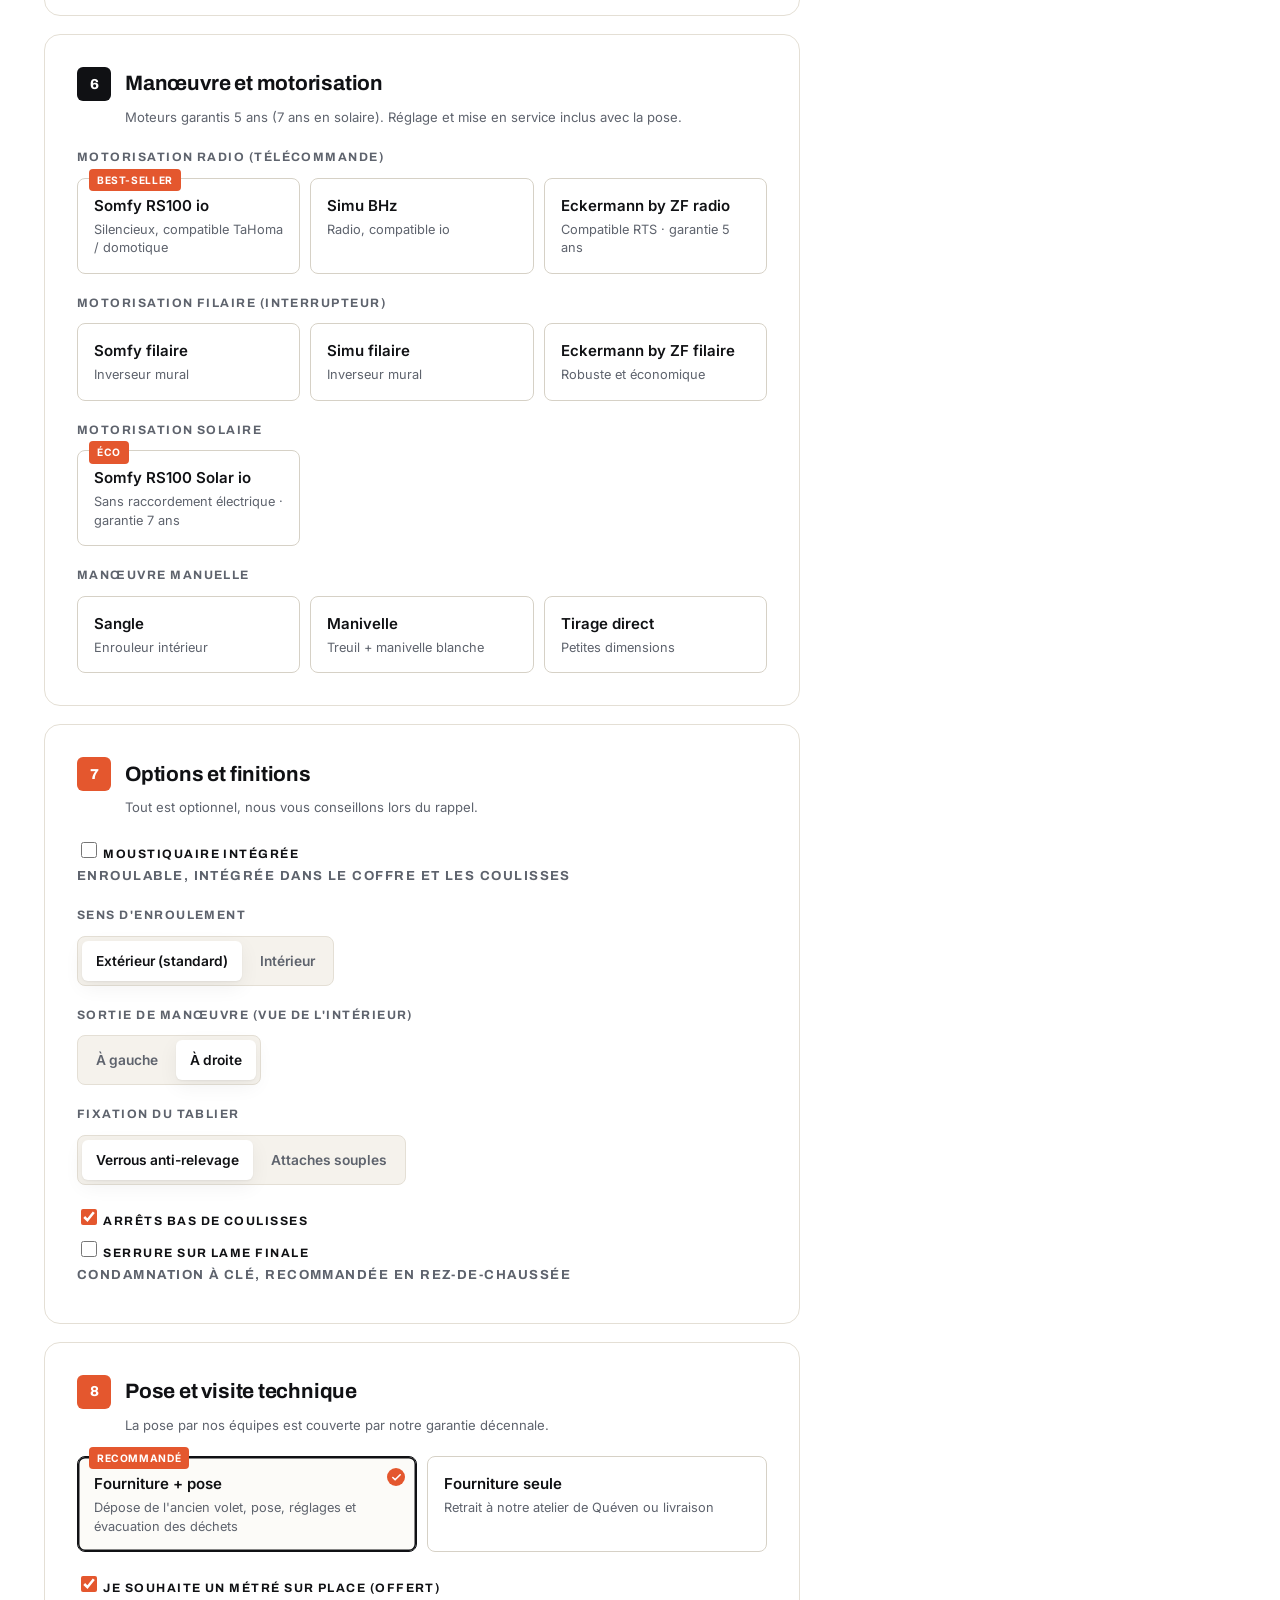
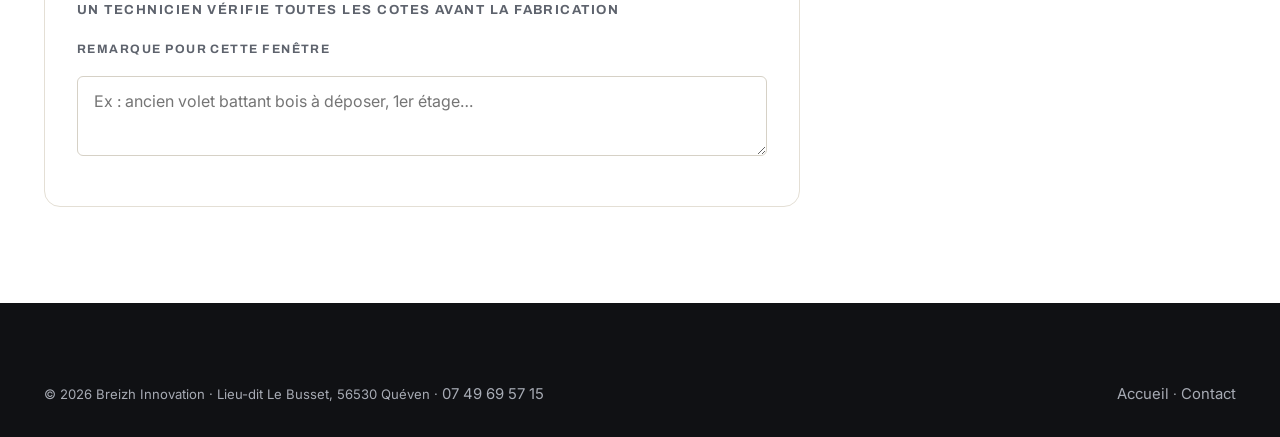
<file: commande.html>
<!doctype html>
<html lang="fr">
<head>
<meta charset="utf-8">
<meta name="viewport" content="width=device-width, initial-scale=1">
<meta name="robots" content="noindex">
<title>Configurer mon volet roulant — Breizh Innovation</title>
<meta name="description" content="Configurez votre volet roulant sur mesure en ligne : dimensions, tablier, coloris, motorisation. Devis gratuit sous 48 h, sans paiement en ligne.">
<link rel="icon" href="assets/favicon.svg" type="image/svg+xml">
<link rel="preconnect" href="https://fonts.googleapis.com">
<link rel="preconnect" href="https://fonts.gstatic.com" crossorigin>
<link href="https://fonts.googleapis.com/css2?family=Archivo:wght@600;700;800&family=Inter:wght@400;500;600;700&display=swap" rel="stylesheet">
<link rel="stylesheet" href="assets/css/style.css?v=5">
</head>
<body>

<div class="topbar">
  <div class="container">
    <span class="hide-sm"><span class="dot"></span>Devis gratuit · Aucun paiement en ligne · Métré sur place offert</span>
    <span>Besoin d'aide ? <a href="tel:+33749695715">07 49 69 57 15</a></span>
  </div>
</div>

<header class="header">
  <div class="container">
    <a class="brand" href="index.html" aria-label="Breizh Innovation, accueil">
      <span class="brand-logo"><img src="assets/logo-breizh-innovation.svg" alt="Breizh Innovation" width="101" height="58"></span>
      <span class="brand-tag">Volets roulants<br>sur mesure</span>
    </a>
    <button class="burger" aria-label="Menu" aria-expanded="false"><span></span><span></span><span></span></button>
    <nav class="nav" aria-label="Navigation principale">
      <a href="index.html#produits">Nos volets</a>
      <a href="index.html#methode">Comment ça marche</a>
      <a href="index.html#faq">FAQ</a>
      <a href="index.html#contact">Contact</a>
      <a class="btn btn-primary" href="#ma-demande">Ma demande <b id="navCount">(0)</b></a>
    </nav>
  </div>
</header>

<main>
  <section class="page-hero">
    <div class="container">
      <div class="breadcrumb"><a href="index.html">Accueil</a> › <a href="index.html#produits">Volets roulants</a> › Configurateur</div>
      <span class="eyebrow">Devis en ligne</span>
      <h1>Configurez votre volet roulant.</h1>
      <p class="lead">Ajoutez autant de fenêtres que nécessaire, puis envoyez votre demande. Nous vous rappelons sous 48 h avec un devis détaillé.</p>
      <div class="assurances">
        <span><svg viewBox="0 0 24 24" fill="none" stroke="currentColor" stroke-width="2.4" stroke-linecap="round" stroke-linejoin="round"><path d="M20 6 9 17l-5-5"/></svg>Aucun paiement en ligne</span>
        <span><svg viewBox="0 0 24 24" fill="none" stroke="currentColor" stroke-width="2.4" stroke-linecap="round" stroke-linejoin="round"><path d="M20 6 9 17l-5-5"/></svg>Métré sur place offert</span>
        <span><svg viewBox="0 0 24 24" fill="none" stroke="currentColor" stroke-width="2.4" stroke-linecap="round" stroke-linejoin="round"><path d="M20 6 9 17l-5-5"/></svg>Fabrication française</span>
        <span><svg viewBox="0 0 24 24" fill="none" stroke="currentColor" stroke-width="2.4" stroke-linecap="round" stroke-linejoin="round"><path d="M20 6 9 17l-5-5"/></svg>Garantie décennale</span>
      </div>
    </div>
  </section>

  <div class="container conf" id="configurator">
    <form class="conf-steps" id="confForm" novalidate autocomplete="off"></form>

    <aside class="conf-aside" aria-label="Aperçu et récapitulatif">
      <div class="preview-card">
        <div class="preview-head"><span>Aperçu du coloris</span><span id="previewName"></span></div>
        <div class="preview-stage" id="preview"></div>
        <div class="preview-ctrl">
          <span>Fermé</span>
          <input type="range" id="openRange" min="0" max="100" value="45" aria-label="Position du volet dans l'aperçu">
          <span>Ouvert</span>
        </div>
        <div class="recap">
          <h4 id="recapTitle">Récapitulatif</h4>
          <div class="progress" aria-hidden="true"><i id="progressBar"></i></div>
          <dl id="recapList"></dl>
          <div id="recapAlert"></div>
          <div class="actions">
            <button type="button" class="btn btn-primary btn-block" id="addBtn">Ajouter à ma demande</button>
          </div>
        </div>
      </div>

      <div class="cart" id="ma-demande">
        <h4>Ma demande de devis <b id="cartCount">0</b></h4>
        <div id="cartList"><p class="cart-empty">Aucun volet ajouté pour l'instant.</p></div>
        <button type="button" class="btn btn-light btn-block" id="checkoutBtn" disabled>Finaliser ma demande</button>
      </div>
    </aside>
  </div>

  <!-- Finalisation -->
  <section class="checkout section" id="checkout" style="padding-top:0">
    <div class="container" style="max-width:920px">
      <div class="form-card" id="checkoutCard">
        <span class="eyebrow">Dernière étape</span>
        <h2>Vos coordonnées</h2>
        <p class="hint" style="margin-bottom:22px">Vérifiez votre demande et indiquez où nous pouvons vous joindre. Rien n'est facturé à ce stade.</p>
        <div class="order-lines" id="orderLines"></div>

        <form id="customerForm" novalidate>
          <div class="field">
            <span class="conf-group-title">Vous êtes</span>
            <div class="seg">
              <input type="radio" name="profil" id="pPart" value="Particulier" checked><label for="pPart">Particulier</label>
              <input type="radio" name="profil" id="pPro" value="Professionnel"><label for="pPro">Professionnel</label>
            </div>
          </div>
          <div class="row-2">
            <div class="field"><label for="fNom">Nom et prénom <span class="req">*</span></label><input class="input" id="fNom" name="nom" required autocomplete="name"></div>
            <div class="field"><label for="fSoc">Société <span class="hint">(si pro)</span></label><input class="input" id="fSoc" name="societe" autocomplete="organization"></div>
          </div>
          <div class="row-2">
            <div class="field"><label for="fTel">Téléphone <span class="req">*</span></label><input class="input" id="fTel" name="tel" type="tel" required autocomplete="tel"></div>
            <div class="field"><label for="fMail">E-mail <span class="req">*</span></label><input class="input" id="fMail" name="email" type="email" required autocomplete="email"></div>
          </div>
          <div class="field"><label for="fAdr">Adresse du chantier <span class="req">*</span></label><input class="input" id="fAdr" name="adresse" required autocomplete="street-address"></div>
          <div class="row-2">
            <div class="field"><label for="fCp">Code postal <span class="req">*</span></label><input class="input" id="fCp" name="cp" required inputmode="numeric" maxlength="5" autocomplete="postal-code"></div>
            <div class="field"><label for="fVille">Commune <span class="req">*</span></label><input class="input" id="fVille" name="ville" required autocomplete="address-level2"></div>
          </div>
          <div class="row-2">
            <div class="field"><label for="fCreneau">Meilleur moment pour vous rappeler</label>
              <select class="input" id="fCreneau" name="creneau"><option>Peu importe</option><option>Matin (8h–12h)</option><option>Début d'après-midi (13h30–16h)</option><option>Fin de journée (16h–19h)</option></select>
            </div>
            <div class="field"><label for="fDelai">Délai souhaité</label>
              <select class="input" id="fDelai" name="delai"><option>Dès que possible</option><option>Dans le mois</option><option>Dans 1 à 3 mois</option><option>Je me renseigne</option></select>
            </div>
          </div>
          <div class="field"><label for="fMsg">Précisions (accès, étage, photos à envoyer…)</label><textarea class="input" id="fMsg" name="message"></textarea></div>
          <label class="check"><input type="checkbox" id="fRgpd" required> J'accepte que Breizh Innovation utilise ces informations pour établir mon devis et me recontacter. Aucune donnée n'est transmise à des tiers.</label>
          <div class="alert alert-info" style="margin:0 0 18px">
            <svg width="18" height="18" viewBox="0 0 24 24" fill="none" stroke="currentColor" stroke-width="2" stroke-linecap="round" stroke-linejoin="round" style="flex:none;margin-top:2px"><circle cx="12" cy="12" r="10"/><path d="M12 16v-4M12 8h.01"/></svg>
            <span>Votre demande n'engage à rien. Le prix définitif vous est communiqué par devis après vérification des cotes ; le règlement se fait directement avec l'entreprise.</span>
          </div>
          <button class="btn btn-primary btn-block" type="submit">Envoyer ma demande de devis</button>
        </form>
      </div>

      <div class="form-card success" id="successCard" hidden>
        <div class="ico"><svg viewBox="0 0 24 24" fill="none" stroke="currentColor" stroke-width="2.4" stroke-linecap="round" stroke-linejoin="round"><path d="M20 6 9 17l-5-5"/></svg></div>
        <h2>Merci, votre demande est prête !</h2>
        <p class="lead" style="margin:0 auto">Votre messagerie s'est ouverte avec le détail de votre commande : il vous suffit de cliquer sur « Envoyer ». Nous vous rappelons sous 48 h.</p>
        <div class="ref" id="orderRef"></div>
        <div style="display:flex;gap:10px;justify-content:center;flex-wrap:wrap" class="no-print">
          <a class="btn btn-primary" id="mailAgain" href="#">Ouvrir à nouveau l'e-mail</a>
          <button class="btn btn-ghost" type="button" onclick="window.print()">Imprimer le récapitulatif</button>
          <a class="btn btn-ghost" href="index.html">Retour à l'accueil</a>
        </div>
      </div>
    </div>
  </section>
</main>

<footer class="footer">
  <div class="container">
    <div class="footer-bottom" style="margin-top:0;border:0;padding-top:0">
      <span>© <span data-year></span> Breizh Innovation · Lieu-dit Le Busset, 56530 Quéven · <a href="tel:+33749695715">07 49 69 57 15</a></span>
      <span><a href="index.html">Accueil</a> · <a href="index.html#contact">Contact</a></span>
    </div>
  </div>
</footer>

<script src="assets/js/common.js?v=5"></script>
<script src="assets/js/configurateur.js?v=5"></script>
</body>
</html>
</file>
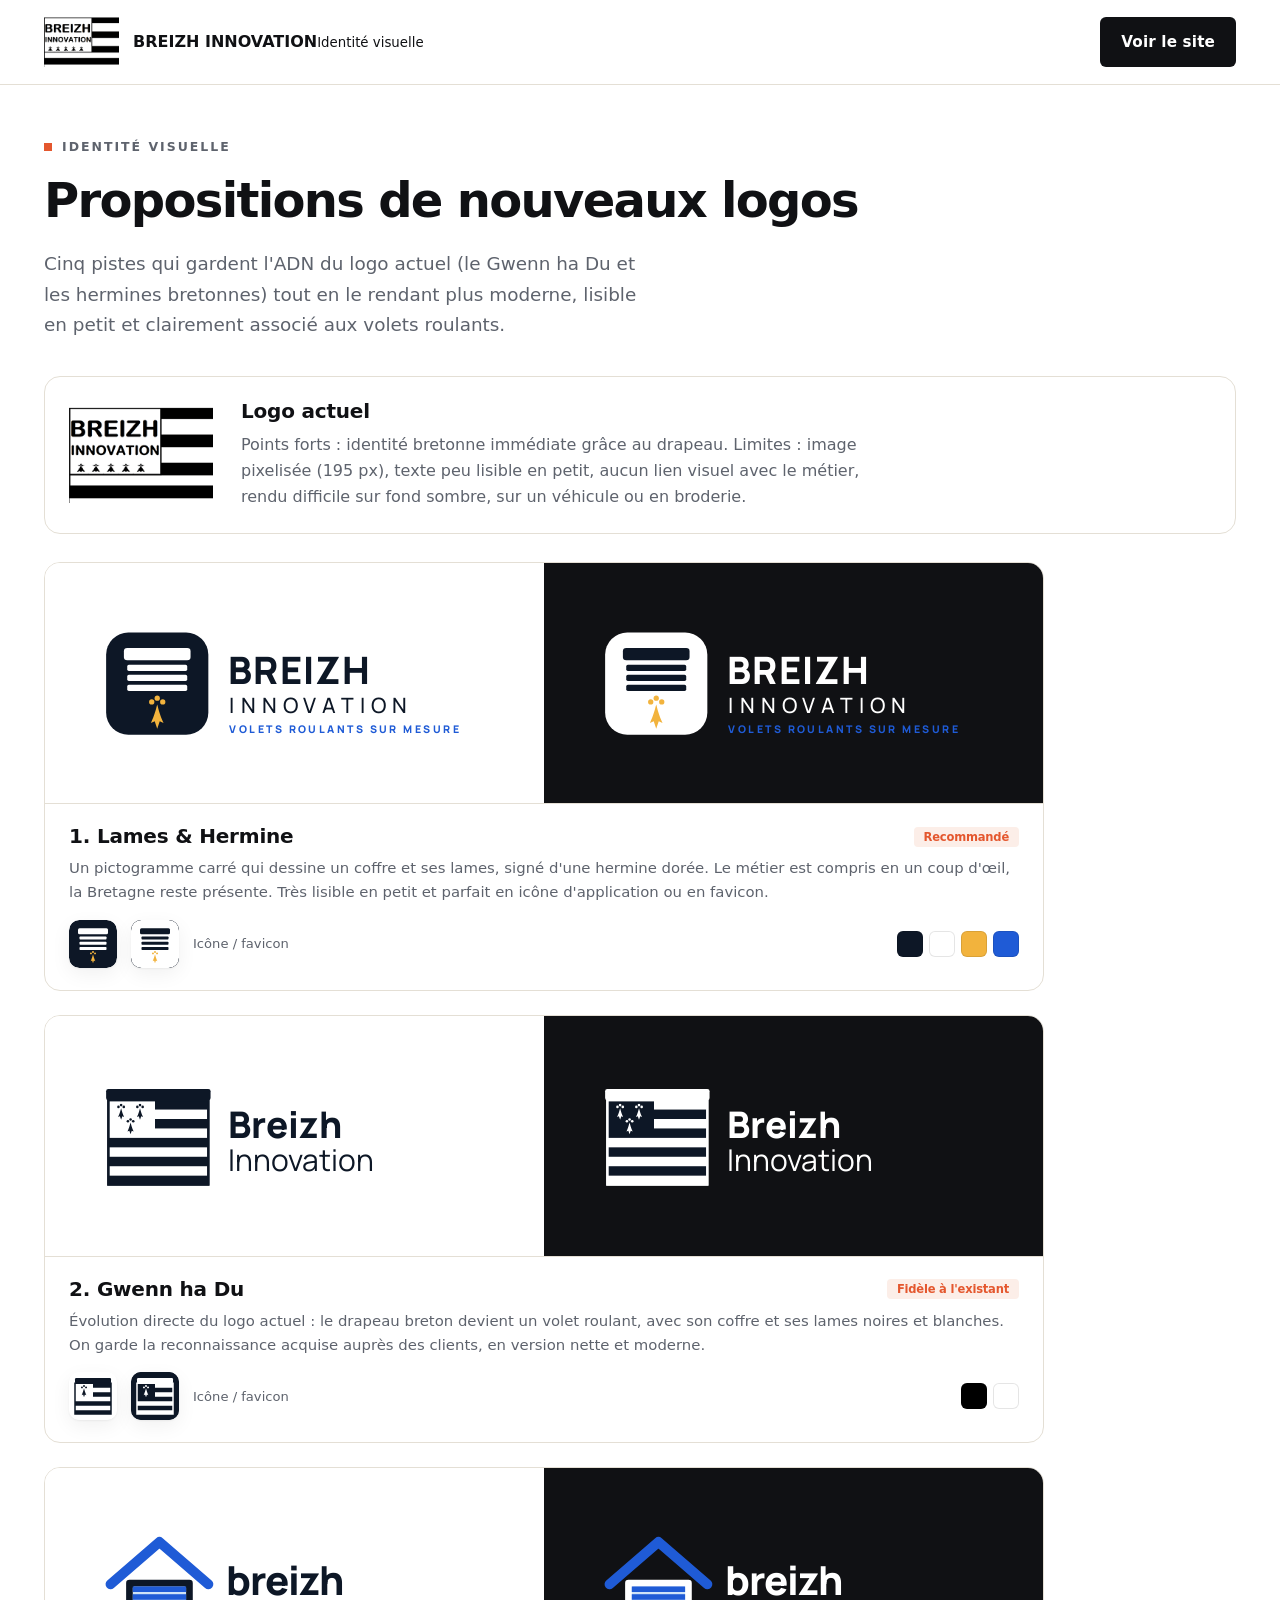
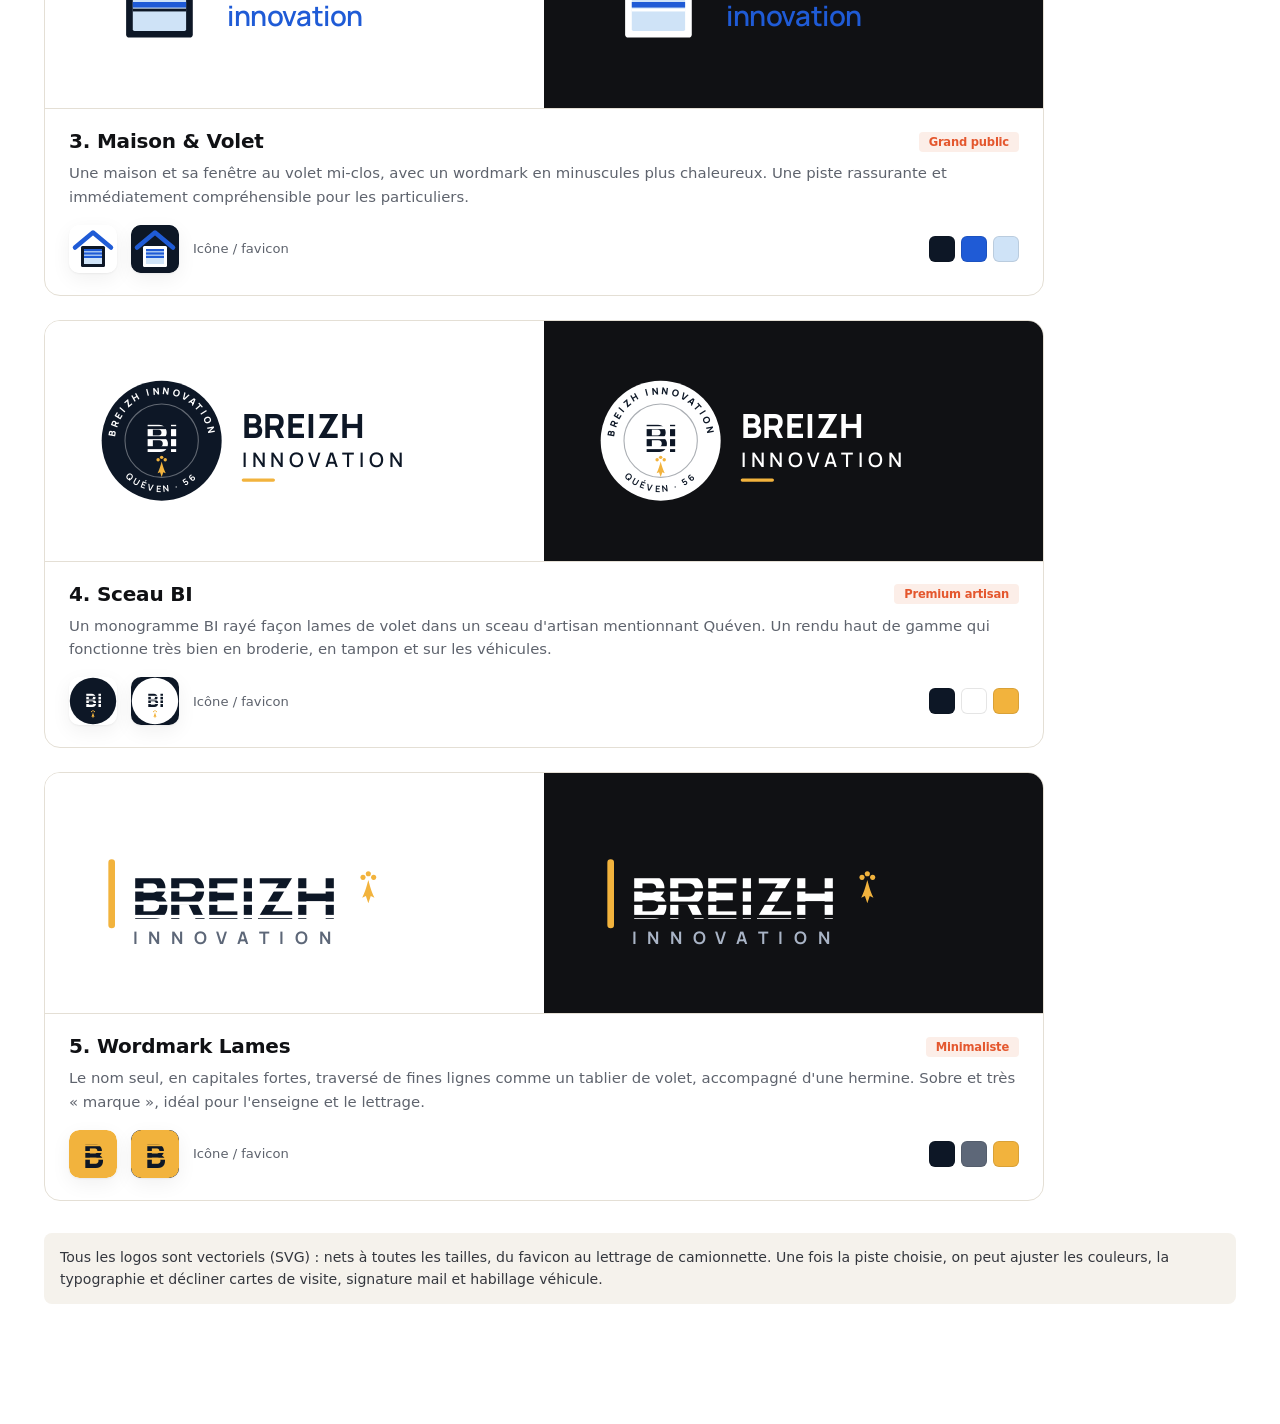
<file: logos.html>
<!doctype html>
<html lang="fr">
<head>
<meta charset="utf-8">
<meta name="viewport" content="width=device-width, initial-scale=1">
<title>Propositions de logo — Breizh Innovation</title>
<meta name="robots" content="noindex">
<link rel="icon" href="assets/favicon.svg" type="image/svg+xml">
<link rel="preconnect" href="https://fonts.googleapis.com">
<link rel="preconnect" href="https://fonts.gstatic.com" crossorigin>
<link href="https://fonts.googleapis.com/css2?family=Manrope:wght@400;500;600;700;800&display=swap" rel="stylesheet">
<link rel="stylesheet" href="assets/css/style.css">
<style>
  /* Couleurs des logos : s'inversent automatiquement sur fond sombre */
  .on-light,.fav-light{--l-ink:#0D1726;--l-paper:#FFFFFF;--l-mid:#5D6778}
  .on-dark{--l-ink:#FFFFFF;--l-paper:#0D1726;--l-mid:#A9B4C6}
  .li{fill:var(--l-ink)} .lp{fill:var(--l-paper)} .lm{fill:var(--l-mid)}
  .la{fill:#1F5BD6} .lg{fill:#F2B33D}
  .sli{stroke:var(--l-ink)} .sla{stroke:#1F5BD6}
  .t{font-family:Manrope,system-ui,sans-serif}
  .logo-grid{grid-template-columns:1fr;max-width:1000px}
  .logo-stage > div{min-height:240px}
  .logo-stage svg{max-width:400px}
</style>
</head>
<body>

<header class="header">
  <div class="container">
    <a class="brand" href="index.html">
      <img src="assets/logo-original.png" alt="Logo Breizh Innovation" width="75" height="50">
      <span class="brand-text"><strong>BREIZH INNOVATION</strong><small>Identité visuelle</small></span>
    </a>
    <nav class="nav" style="position:static;transform:none;flex-direction:row;background:none;box-shadow:none;border:0;padding:0;z-index:auto">
      <a class="btn btn-dark btn-sm" href="index.html">Voir le site</a>
    </nav>
  </div>
</header>

<main class="section" style="padding-top:48px">
  <div class="container">
    <span class="eyebrow">Identité visuelle</span>
    <h1 style="font-size:clamp(2rem,4vw,3rem)">Propositions de nouveaux logos</h1>
    <p class="lead" style="margin-bottom:36px">Cinq pistes qui gardent l'ADN du logo actuel (le Gwenn ha Du et les hermines bretonnes) tout en le rendant plus moderne, lisible en petit et clairement associé aux volets roulants.</p>

    <div class="current-logo">
      <img src="assets/logo-original.png" alt="Logo actuel Breizh Innovation">
      <div>
        <h3>Logo actuel</h3>
        <p>Points forts : identité bretonne immédiate grâce au drapeau. Limites : image pixelisée (195 px), texte peu lisible en petit, aucun lien visuel avec le métier, rendu difficile sur fond sombre, sur un véhicule ou en broderie.</p>
      </div>
    </div>

    <div class="logo-grid" id="logoGrid"></div>

    <div class="alert alert-info" style="margin-top:32px">
      <span>Tous les logos sont vectoriels (SVG) : nets à toutes les tailles, du favicon au lettrage de camionnette. Une fois la piste choisie, on peut ajuster les couleurs, la typographie et décliner cartes de visite, signature mail et habillage véhicule.</span>
    </div>
  </div>
</main>

<!-- ======= Gabarits des logos ======= -->
<svg width="0" height="0" style="position:absolute" aria-hidden="true">
  <defs>
    <!-- Moucheture d'hermine stylisée -->
    <symbol id="ermine" viewBox="0 0 20 30">
      <circle cx="10" cy="3" r="2.3"/><circle cx="5.2" cy="6.2" r="2.3"/><circle cx="14.8" cy="6.2" r="2.3"/>
      <path d="M10 8.5C11.4 13.5 12.2 17.5 15.5 24.5L12.2 23 10 29.5 7.8 23 4.5 24.5C7.8 17.5 8.6 13.5 10 8.5Z"/>
    </symbol>
    <mask id="slatsMask" maskUnits="userSpaceOnUse" x="0" y="0" width="400" height="140">
      <rect width="400" height="140" fill="#fff"/>
      <g fill="#000"><rect y="44" width="400" height="3"/><rect y="56" width="400" height="3"/><rect y="68" width="400" height="3"/><rect y="80" width="400" height="3"/></g>
    </mask>
    <mask id="monoMask" maskUnits="userSpaceOnUse" x="0" y="0" width="120" height="120">
      <rect width="120" height="120" fill="#fff"/>
      <g fill="#000"><rect y="47" width="120" height="2.6"/><rect y="56" width="120" height="2.6"/><rect y="65" width="120" height="2.6"/></g>
    </mask>
    <path id="sealTop" d="M18 60A42 42 0 0 1 102 60"/>
    <path id="sealBottom" d="M14 60A46 46 0 0 0 106 60"/>
  </defs>
</svg>

<template id="logo-1">
  <svg viewBox="0 0 360 120" xmlns="http://www.w3.org/2000/svg">
    <rect x="10" y="14" width="92" height="92" rx="20" class="li"/>
    <rect x="26" y="28" width="60" height="11" rx="3" class="lp"/>
    <rect x="29" y="43" width="54" height="5.5" rx="1.5" class="lp"/>
    <rect x="29" y="52" width="54" height="5.5" rx="1.5" class="lp"/>
    <rect x="29" y="61" width="54" height="5.5" rx="1.5" class="lp"/>
    <use href="#ermine" x="43" y="70" width="26" height="31" class="lg"/>
    <text x="120" y="60" class="t li" font-size="34" font-weight="800" letter-spacing="1">BREIZH</text>
    <text x="121" y="86" class="t li" font-size="19" font-weight="500" letter-spacing="5.6">INNOVATION</text>
    <text x="121" y="104" class="t la" font-size="9.5" font-weight="800" letter-spacing="2.2">VOLETS ROULANTS SUR MESURE</text>
  </svg>
</template>
<template id="fav-1">
  <svg viewBox="0 0 64 64"><rect width="64" height="64" rx="14" class="li"/><rect x="12" y="11" width="40" height="8" rx="2" class="lp"/><rect x="14" y="22" width="36" height="4" rx="1" class="lp"/><rect x="14" y="29" width="36" height="4" rx="1" class="lp"/><rect x="14" y="36" width="36" height="4" rx="1" class="lp"/><use href="#ermine" x="26" y="41" width="12" height="17" class="lg"/></svg>
</template>

<template id="logo-2">
  <svg viewBox="0 0 360 120" xmlns="http://www.w3.org/2000/svg">
    <rect x="10" y="18" width="94" height="10" rx="2" class="li"/>
    <rect x="12" y="28" width="90" height="76" class="lp sli" stroke-width="2"/>
    <g class="li">
      <rect x="54" y="28" width="48" height="8.5"/><rect x="54" y="45" width="48" height="8.5"/><rect x="12" y="62" width="90" height="8.5"/><rect x="12" y="79" width="90" height="8.5"/><rect x="12" y="96" width="90" height="8"/>
    </g>
    <use href="#ermine" x="18" y="31" width="11" height="15" class="li"/>
    <use href="#ermine" x="35" y="31" width="11" height="15" class="li"/>
    <use href="#ermine" x="26.5" y="44" width="11" height="15" class="li"/>
    <rect x="12" y="28" width="90" height="76" fill="none" class="sli" stroke-width="2"/>
    <text x="120" y="62" class="t li" font-size="33" font-weight="800">Breizh</text>
    <text x="120" y="92" class="t li" font-size="27" font-weight="400">Innovation</text>
  </svg>
</template>
<template id="fav-2">
  <svg viewBox="0 0 64 64"><rect width="64" height="64" rx="14" class="lp"/><rect x="8" y="8" width="48" height="7" rx="1.5" class="li"/><g class="li"><rect x="32" y="15" width="24" height="6"/><rect x="32" y="27" width="24" height="6"/><rect x="8" y="39" width="48" height="6"/><rect x="8" y="51" width="48" height="5"/></g><use href="#ermine" x="14" y="17" width="12" height="17" class="li"/><rect x="8" y="15" width="48" height="41" fill="none" class="sli" stroke-width="2"/></svg>
</template>

<template id="logo-3">
  <svg viewBox="0 0 360 120" xmlns="http://www.w3.org/2000/svg">
    <path d="M14 56 58 18l44 38" fill="none" class="sla" stroke-width="9" stroke-linecap="round" stroke-linejoin="round"/>
    <rect x="28" y="52" width="60" height="52" rx="3" class="li"/>
    <rect x="34" y="58" width="48" height="40" rx="1.5" fill="#CFE3F7"/>
    <g class="la"><rect x="34" y="58" width="48" height="5"/><rect x="34" y="65" width="48" height="5"/><rect x="34" y="72" width="48" height="5"/></g>
    <rect x="34" y="78" width="48" height="2.5" class="li"/>
    <text x="118" y="66" class="t li" font-size="36" font-weight="800" letter-spacing="-1">breizh</text>
    <text x="119" y="94" class="t la" font-size="25" font-weight="600" letter-spacing="-.4">innovation</text>
  </svg>
</template>
<template id="fav-3">
  <svg viewBox="0 0 64 64"><rect width="64" height="64" rx="14" class="lp"/><path d="M8 30 32 10l24 20" fill="none" class="sla" stroke-width="6" stroke-linecap="round" stroke-linejoin="round"/><rect x="16" y="28" width="32" height="28" rx="2" class="li"/><rect x="20" y="32" width="24" height="20" fill="#CFE3F7"/><g class="la"><rect x="20" y="32" width="24" height="3"/><rect x="20" y="36.5" width="24" height="3"/><rect x="20" y="41" width="24" height="3"/></g></svg>
</template>

<template id="logo-4">
  <svg viewBox="0 0 360 120" xmlns="http://www.w3.org/2000/svg">
    <g transform="translate(0,0)">
      <circle cx="60" cy="60" r="54" class="li"/>
      <circle cx="60" cy="60" r="33" fill="none" style="stroke:var(--l-paper)" stroke-width="1" opacity=".35"/>
      <text class="t lp" font-size="8.5" font-weight="800" letter-spacing="2.4" text-anchor="middle"><textPath href="#sealTop" startOffset="50%">BREIZH INNOVATION</textPath></text>
      <text class="t lp" font-size="8" font-weight="700" letter-spacing="2.4" text-anchor="middle"><textPath href="#sealBottom" startOffset="50%">QUÉVEN · 56</textPath></text>
      <g mask="url(#monoMask)"><text x="60" y="70" text-anchor="middle" class="t lp" font-size="34" font-weight="800" letter-spacing="-1">BI</text></g>
      <use href="#ermine" x="52" y="73" width="16" height="20" class="lg"/>
    </g>
    <text x="132" y="58" class="t li" font-size="30" font-weight="800" letter-spacing=".5">BREIZH</text>
    <text x="132" y="84" class="t li" font-size="18" font-weight="600" letter-spacing="4.4">INNOVATION</text>
    <rect x="132" y="94" width="30" height="3" rx="1.5" class="lg"/>
  </svg>
</template>
<template id="fav-4">
  <svg viewBox="0 0 120 120"><circle cx="60" cy="60" r="58" class="li"/><g mask="url(#monoMask)"><text x="60" y="75" text-anchor="middle" class="t lp" font-size="46" font-weight="800">BI</text></g><use href="#ermine" x="52" y="82" width="16" height="22" class="lg"/></svg>
</template>

<template id="logo-5">
  <svg viewBox="0 0 360 120" xmlns="http://www.w3.org/2000/svg">
    <rect x="12" y="30" width="6" height="62" rx="3" class="lg"/>
    <g mask="url(#slatsMask)"><text x="32" y="84" class="t li" font-size="54" font-weight="800" letter-spacing="-1.5">BREIZH</text></g>
    <text x="34" y="106" class="t lm" font-size="15.5" font-weight="700" letter-spacing="9.6">INNOVATION</text>
    <use href="#ermine" x="236" y="40" width="20" height="30" class="lg"/>
  </svg>
</template>
<template id="fav-5">
  <svg viewBox="0 0 64 64"><rect width="64" height="64" rx="14" class="lg"/><g mask="url(#monoMask)" transform="translate(-28,-28)"><text x="60" y="78" text-anchor="middle" class="t" fill="#0D1726" font-size="44" font-weight="800">B</text></g></svg>
</template>

<script>
  const LOGOS = [
    { n: 1, name: "Lames & Hermine", tag: "Recommandé", palette: ["#0D1726", "#FFFFFF", "#F2B33D", "#1F5BD6"],
      desc: "Un pictogramme carré qui dessine un coffre et ses lames, signé d'une hermine dorée. Le métier est compris en un coup d'œil, la Bretagne reste présente. Très lisible en petit et parfait en icône d'application ou en favicon." },
    { n: 2, name: "Gwenn ha Du", tag: "Fidèle à l'existant", palette: ["#000000", "#FFFFFF"],
      desc: "Évolution directe du logo actuel : le drapeau breton devient un volet roulant, avec son coffre et ses lames noires et blanches. On garde la reconnaissance acquise auprès des clients, en version nette et moderne." },
    { n: 3, name: "Maison & Volet", tag: "Grand public", palette: ["#0D1726", "#1F5BD6", "#CFE3F7"],
      desc: "Une maison et sa fenêtre au volet mi-clos, avec un wordmark en minuscules plus chaleureux. Une piste rassurante et immédiatement compréhensible pour les particuliers." },
    { n: 4, name: "Sceau BI", tag: "Premium artisan", palette: ["#0D1726", "#FFFFFF", "#F2B33D"],
      desc: "Un monogramme BI rayé façon lames de volet dans un sceau d'artisan mentionnant Quéven. Un rendu haut de gamme qui fonctionne très bien en broderie, en tampon et sur les véhicules." },
    { n: 5, name: "Wordmark Lames", tag: "Minimaliste", palette: ["#0D1726", "#5D6778", "#F2B33D"],
      desc: "Le nom seul, en capitales fortes, traversé de fines lignes comme un tablier de volet, accompagné d'une hermine. Sobre et très « marque », idéal pour l'enseigne et le lettrage." }
  ];
  const grid = document.getElementById("logoGrid");
  grid.innerHTML = LOGOS.map(l => {
    const svg = document.getElementById("logo-" + l.n).innerHTML;
    const fav = document.getElementById("fav-" + l.n).innerHTML;
    return `<article class="logo-card">
      <div class="logo-stage"><div class="on-light">${svg}</div><div class="on-dark">${svg}</div></div>
      <div class="logo-meta">
        <h3>${l.n}. ${l.name} <small>${l.tag}</small></h3>
        <p>${l.desc}</p>
        <div class="logo-extra">
          <span class="fav fav-light on-light">${fav}</span>
          <span class="fav on-dark" style="background:#0D1726">${fav}</span>
          <span class="hint">Icône / favicon</span>
          <span style="flex:1"></span>
          <span class="palette">${l.palette.map(c => `<i style="background:${c}" title="${c}"></i>`).join("")}</span>
        </div>
      </div>
    </article>`;
  }).join("");
</script>
</body>
</html>
</file>
<file: assets/css/style.css>
/* ==========================================================
   Breizh Innovation — Volets roulants sur mesure
   Système : noir & blanc du Gwenn ha Du + un orange « chantier »
   ========================================================== */
:root{
  --ink:#101114;
  --ink-2:#1B1D22;
  --ink-3:#33363D;
  --paper:#FFFFFF;
  --sand:#F5F2EC;
  --sand-2:#EDE8DE;
  --line:#E4DFD5;
  --muted:#5E636D;
  --accent:#E4572E;
  --accent-dark:#C2441D;
  --accent-soft:#FCEEE8;
  --ok:#1E8E5A;
  --danger:#C53B3B;
  --r:10px;
  --r-lg:16px;
  --shadow:0 1px 2px rgba(16,17,20,.05),0 6px 20px rgba(16,17,20,.06);
  --shadow-lg:0 2px 6px rgba(16,17,20,.06),0 24px 56px rgba(16,17,20,.14);
  --f-head:"Archivo","Arial Narrow",system-ui,sans-serif;
  --f-body:"Inter",system-ui,-apple-system,"Segoe UI",Roboto,sans-serif;
  --max:1240px;
}
*{box-sizing:border-box}
html{scroll-behavior:smooth}
body{margin:0;font-family:var(--f-body);color:var(--ink);background:var(--paper);line-height:1.6;-webkit-font-smoothing:antialiased;font-size:16px}
img,svg{display:block;max-width:100%}
a{color:inherit}
h1,h2,h3,h4{font-family:var(--f-head);line-height:1.05;margin:0 0 .5em;letter-spacing:-.02em;font-weight:800}
h1{font-size:clamp(2.4rem,4.4vw,3.9rem);letter-spacing:-.035em}
h2{font-size:clamp(2rem,3.6vw,3rem);letter-spacing:-.03em}
h3{font-size:1.25rem;letter-spacing:-.01em;font-weight:700}
p{margin:0 0 1em}
.container{width:100%;max-width:var(--max);margin:0 auto;padding:0 24px}
.eyebrow{display:inline-flex;align-items:center;gap:10px;font-family:var(--f-head);font-size:.78rem;font-weight:700;letter-spacing:.16em;text-transform:uppercase;color:var(--muted);margin-bottom:18px}
.eyebrow::before{content:"";width:8px;height:8px;background:var(--accent)}
.lead{font-size:1.15rem;color:var(--muted);max-width:620px;line-height:1.65}
.section{padding:120px 0}
.section-sm{padding:72px 0}
.bg-sand{background:var(--sand)}
.section-head{display:grid;grid-template-columns:1.1fr .9fr;gap:48px;align-items:end;margin-bottom:56px}
.section-head p{margin:0}
.center{text-align:center}
.center .lead{margin-inline:auto}

/* Buttons */
.btn{display:inline-flex;align-items:center;justify-content:center;gap:10px;padding:16px 26px;border-radius:6px;font-family:var(--f-head);font-weight:700;font-size:1rem;letter-spacing:.01em;text-decoration:none;border:1.5px solid transparent;cursor:pointer;transition:background .2s,border-color .2s,color .2s,transform .2s;font-family:var(--f-head);white-space:nowrap}
.btn svg{width:18px;height:18px;transition:transform .2s}
.btn:hover svg{transform:translateX(3px)}
.btn-primary{background:var(--accent);color:#fff}
.btn-primary:hover{background:var(--accent-dark)}
.btn-dark{background:var(--ink);color:#fff}
.btn-dark:hover{background:var(--ink-3)}
.btn-ghost{background:transparent;border-color:var(--ink);color:var(--ink)}
.btn-ghost:hover{background:var(--ink);color:#fff}
.btn-light{background:#fff;color:var(--ink)}
.btn-light:hover{background:var(--sand)}
.btn-outline-light{border-color:rgba(255,255,255,.4);color:#fff}
.btn-outline-light:hover{border-color:#fff;background:rgba(255,255,255,.06)}
.btn-sm{padding:11px 18px;font-size:.9rem}
.btn-block{width:100%}
.btn[disabled]{opacity:.4;pointer-events:none}
.link-arrow{display:inline-flex;align-items:center;gap:8px;font-family:var(--f-head);font-weight:700;text-decoration:none;border-bottom:1.5px solid currentColor;padding-bottom:2px}
.link-arrow:hover{color:var(--accent)}

/* Top bar & header */
.topbar{background:var(--ink);color:#B9BCC4;font-size:.82rem}
.topbar .container{display:flex;justify-content:space-between;gap:16px;padding-top:9px;padding-bottom:9px;flex-wrap:wrap}
.topbar a{text-decoration:none;color:#fff;font-weight:600}
.topbar .dot{display:inline-block;width:6px;height:6px;border-radius:50%;background:#3DD68C;margin-right:8px;vertical-align:middle}
.header{position:sticky;top:0;z-index:50;background:rgba(255,255,255,.96);backdrop-filter:saturate(1.4) blur(12px);border-bottom:1px solid var(--line);transition:box-shadow .25s}
.header.scrolled{box-shadow:0 6px 24px rgba(16,17,20,.06)}
.header .container{display:flex;align-items:center;justify-content:space-between;height:84px;gap:24px}
.brand{display:flex;align-items:center;gap:14px;text-decoration:none;flex:none}
.brand-logo{display:block;height:58px}
.brand-logo img{height:100%;width:auto}
.brand-tag{font-family:var(--f-head);font-size:.72rem;font-weight:700;letter-spacing:.12em;text-transform:uppercase;color:var(--muted);line-height:1.35;border-left:1px solid var(--line);padding-left:14px}
.nav{display:flex;align-items:center;gap:4px}
.nav a{white-space:nowrap;text-decoration:none;font-weight:600;font-size:.95rem;padding:10px 14px;color:var(--ink-3);border-radius:6px}
.nav a:hover,.nav a.active{color:var(--ink);background:var(--sand)}
.nav .nav-phone{display:inline-flex;align-items:center;gap:8px;font-family:var(--f-head);font-weight:700;color:var(--ink);margin-left:8px}
.nav .nav-phone svg{width:16px;height:16px;color:var(--accent)}
.nav .btn{margin-left:8px;padding:12px 20px;color:#fff}
.nav .btn:hover{background:var(--accent-dark);color:#fff}
.burger{display:none;background:none;border:0;width:44px;height:44px;cursor:pointer;border-radius:8px}
.burger span{display:block;width:22px;height:2px;background:var(--ink);margin:5px auto;transition:.25s}

/* Hero */
.hero{background:var(--sand);position:relative;overflow:hidden}
.hero .container{display:grid;grid-template-columns:1fr 1fr;gap:64px;align-items:center;padding-top:80px;padding-bottom:96px}
.hero h1 em{font-style:normal;color:var(--accent)}
.hero .lead{margin:26px 0 36px}
.hero-ctas{display:flex;gap:12px;flex-wrap:wrap}
.hero-facts{display:grid;grid-template-columns:repeat(3,auto);gap:36px;margin-top:52px;padding-top:28px;border-top:1px solid var(--sand-2);justify-content:start}
.hero-facts strong{display:block;font-family:var(--f-head);font-size:2rem;font-weight:800;letter-spacing:-.03em;line-height:1}
.hero-facts small{color:var(--muted);font-size:.85rem}
.hero-media{position:relative;min-height:560px}
.hero-media .main{position:absolute;inset:0 0 70px 60px;border-radius:var(--r-lg);overflow:hidden;box-shadow:var(--shadow-lg)}
.hero-media .main img{width:100%;height:100%;object-fit:cover;object-position:60% 40%}
.hero-media .inset{position:absolute;left:0;bottom:0;width:42%;aspect-ratio:3/4;border-radius:var(--r);overflow:hidden;border:6px solid #fff;box-shadow:var(--shadow-lg)}
.hero-media .inset img{width:100%;height:100%;object-fit:cover}
.hero-media .inset figcaption{position:absolute;left:0;right:0;bottom:0;padding:22px 12px 10px;background:linear-gradient(transparent,rgba(0,0,0,.65));color:#fff;font-size:.75rem;font-weight:600}
.hero-badge{position:absolute;right:-10px;bottom:24px;background:var(--ink);color:#fff;border-radius:var(--r);padding:16px 20px;display:flex;gap:14px;align-items:center;box-shadow:var(--shadow-lg);max-width:270px}
.hero-badge svg{width:30px;height:30px;color:var(--accent);flex:none}
.hero-badge strong{display:block;font-family:var(--f-head);font-size:1rem}
.hero-badge small{color:#AEB2BB;font-size:.8rem}

/* Brands strip */
.brands{border-bottom:1px solid var(--line);padding:30px 0}
.brands .container{display:flex;align-items:center;gap:36px;flex-wrap:wrap;justify-content:space-between}
.brands p{margin:0;font-size:.8rem;font-weight:700;letter-spacing:.12em;text-transform:uppercase;color:var(--muted)}
.brands ul{display:flex;gap:44px;list-style:none;margin:0;padding:0;flex-wrap:wrap;align-items:center}
.brands li{font-family:var(--f-head);font-weight:800;font-size:1.3rem;letter-spacing:.02em;color:#9A9EA6}
.brands li small{font-size:.7rem;font-weight:700;letter-spacing:.06em}

/* Products */
.products{display:grid;grid-template-columns:repeat(3,1fr);gap:1px;background:var(--line);border:1px solid var(--line);border-radius:var(--r-lg);overflow:hidden}
.product{background:#fff;display:flex;flex-direction:column;padding:32px;transition:background .25s;text-decoration:none;position:relative}
.product:hover{background:#FCFBF8}
.product-img{height:220px;display:flex;align-items:center;justify-content:center;margin:30px 0 26px}
.product-img img{max-height:220px;width:auto;mix-blend-mode:multiply;transition:transform .4s}
.product:hover .product-img img{transform:scale(1.04)}
.product-tag{position:absolute;top:22px;left:22px;font-family:var(--f-head);font-size:.7rem;font-weight:700;letter-spacing:.1em;text-transform:uppercase;padding:6px 10px;border-radius:4px;background:var(--ink);color:#fff}
.product-tag.accent{background:var(--accent)}
.product-num{position:absolute;top:24px;right:26px;font-family:var(--f-head);font-weight:700;color:#C5C1B8;font-size:.85rem}
.product h3{margin-bottom:.4em}
.product p{color:var(--muted);font-size:.95rem;margin-bottom:18px}
.product-feats{list-style:none;padding:0;margin:0 0 24px;display:grid;gap:6px}
.product-feats li{font-size:.88rem;color:var(--ink-3);display:flex;gap:8px;align-items:center}
.product-feats li::before{content:"";width:14px;height:2px;background:var(--accent);flex:none}
.product .link-arrow{margin-top:auto;align-self:flex-start}
.product .link-arrow svg{width:16px;height:16px}

/* Split */
.split{display:grid;grid-template-columns:1fr 1fr;gap:80px;align-items:center}
.split-media{position:relative}
.split-media img{width:100%;border-radius:var(--r-lg);object-fit:cover}
.split-media .tag{position:absolute;left:20px;top:20px;background:#fff;border-radius:6px;padding:8px 12px;font-size:.8rem;font-weight:700;box-shadow:var(--shadow)}
.feature-list{list-style:none;padding:0;margin:34px 0 0;display:grid;gap:0;border-top:1px solid var(--line)}
.feature-list li{display:grid;grid-template-columns:44px 1fr;gap:16px;padding:20px 0;border-bottom:1px solid var(--line)}
.feature-list .ico{width:44px;height:44px;border-radius:8px;background:var(--accent-soft);color:var(--accent);display:grid;place-items:center}
.feature-list .ico svg{width:20px;height:20px}
.feature-list strong{display:block;font-family:var(--f-head);font-size:1.05rem}
.feature-list span{color:var(--muted);font-size:.95rem}

/* Dark */
.dark{background:var(--ink);color:#fff}
.dark .lead,.dark .feature-list span{color:#A7ABB4}
.dark .eyebrow{color:#A7ABB4}
.dark .feature-list,.dark .feature-list li{border-color:rgba(255,255,255,.1)}
.dark .feature-list .ico{background:rgba(228,87,46,.14)}

/* Motors */
.motor-cards{display:grid;grid-template-columns:repeat(3,1fr);gap:16px;margin-top:44px}
.motor{border:1px solid rgba(255,255,255,.12);border-radius:var(--r);padding:26px}
.motor strong{font-family:var(--f-head);font-size:1.35rem;letter-spacing:.01em}
.motor p{color:#A7ABB4;font-size:.92rem;margin:.5em 0 14px}
.motor .pill{font-size:.75rem;font-weight:700;color:var(--accent);letter-spacing:.06em;text-transform:uppercase}

/* Gallery */
.gallery{display:grid;grid-template-columns:repeat(4,1fr);grid-auto-rows:240px;gap:14px}
.gallery figure{margin:0;position:relative;overflow:hidden;border-radius:var(--r);background:var(--sand-2)}
.gallery figure img{width:100%;height:100%;object-fit:cover;transition:transform .6s}
.gallery figure:hover img{transform:scale(1.05)}
.gallery figcaption{position:absolute;left:0;right:0;bottom:0;padding:40px 16px 14px;background:linear-gradient(transparent,rgba(0,0,0,.72));color:#fff;font-size:.85rem;font-weight:600}
.gallery figcaption small{display:block;font-weight:500;color:#D7D9DE;font-size:.75rem}
.gallery .tall{grid-row:span 2}
.gallery .wide{grid-column:span 2}

/* Steps */
.steps{display:grid;grid-template-columns:repeat(4,1fr);border-top:2px solid var(--ink)}
.step{padding:30px 28px 0 0}
.step .n{font-family:var(--f-head);font-size:3.2rem;font-weight:800;color:var(--accent);line-height:1;letter-spacing:-.04em;display:block;margin-bottom:18px}
.step p{color:var(--muted);font-size:.95rem;margin:0}

/* Solar band */
.solar{display:grid;grid-template-columns:.9fr 1.1fr;border-radius:var(--r-lg);overflow:hidden;background:var(--ink);color:#fff}
.solar img{width:100%;height:100%;object-fit:cover;min-height:380px}
.solar .body{padding:64px}
.solar .body p{color:#A7ABB4}
.solar ul{list-style:none;padding:0;margin:24px 0 32px;display:grid;gap:10px}
.solar li{display:flex;gap:10px;align-items:center}
.solar li svg{width:18px;height:18px;color:var(--accent);flex:none}

/* Zone */
.zone{display:grid;grid-template-columns:1fr 1fr;gap:80px;align-items:start}
.cities{display:flex;flex-wrap:wrap;gap:8px}
.cities span{border:1px solid var(--line);padding:8px 14px;border-radius:999px;font-size:.88rem;font-weight:600;background:#fff}

/* CTA band */
.cta-band{background:var(--accent);color:#fff;border-radius:var(--r-lg);padding:64px;display:flex;justify-content:space-between;align-items:center;gap:32px;flex-wrap:wrap;position:relative;overflow:hidden}
.cta-band::after{content:"";position:absolute;right:0;top:0;bottom:0;width:38%;background:repeating-linear-gradient(180deg,rgba(255,255,255,.1) 0 10px,transparent 10px 18px);-webkit-mask:linear-gradient(90deg,transparent,#000);mask:linear-gradient(90deg,transparent,#000)}
.cta-band h2{margin:0 0 .3em;color:#fff}
.cta-band p{margin:0;color:#FFE3D8}
.cta-band .actions{display:flex;gap:12px;flex-wrap:wrap;position:relative;z-index:1}
.cta-band .btn-light{color:var(--accent-dark)}

/* FAQ */
.faq-wrap{display:grid;grid-template-columns:.8fr 1.2fr;gap:80px}
.faq details{border-bottom:1px solid var(--line)}
.faq details:first-child{border-top:1px solid var(--line)}
.faq summary{cursor:pointer;list-style:none;padding:24px 0;font-family:var(--f-head);font-weight:700;font-size:1.1rem;display:flex;justify-content:space-between;gap:16px;align-items:center}
.faq summary::-webkit-details-marker{display:none}
.faq summary::after{content:"";width:12px;height:12px;border-right:2px solid var(--ink);border-bottom:2px solid var(--ink);transform:rotate(45deg) translate(-3px,-3px);transition:.2s;flex:none}
.faq details[open] summary::after{transform:rotate(225deg)}
.faq details p{color:var(--muted);padding-bottom:24px;margin:0;max-width:640px}

/* Contact */
.contact-grid{display:grid;grid-template-columns:.85fr 1.15fr;gap:48px}
.info-card{background:var(--ink);color:#fff;border-radius:var(--r-lg);padding:44px}
.info-card h2{color:#fff}
.info-row{display:flex;gap:16px;padding:18px 0;border-bottom:1px solid rgba(255,255,255,.1)}
.info-row:last-child{border:0}
.info-row .ico{flex:none;width:40px;height:40px;border-radius:8px;background:rgba(255,255,255,.07);color:var(--accent);display:grid;place-items:center}
.info-row .ico svg{width:18px;height:18px}
.info-row small{display:block;color:#9A9EA6;font-size:.78rem;font-weight:600;text-transform:uppercase;letter-spacing:.08em}
.info-row a{text-decoration:none;font-weight:700}
.form-card{background:#fff;border:1px solid var(--line);border-radius:var(--r-lg);padding:44px}

/* Forms */
.field{display:flex;flex-direction:column;gap:7px;margin-bottom:18px}
.field label{font-weight:600;font-size:.88rem}
.field label .req{color:var(--accent)}
.input,select.input,textarea.input{font-family:inherit;font-size:1rem;padding:14px 16px;border:1px solid #D6D1C6;border-radius:6px;background:#fff;color:var(--ink);transition:.15s;width:100%}
.input:focus{outline:none;border-color:var(--ink);box-shadow:0 0 0 3px rgba(16,17,20,.08)}
.input.invalid{border-color:var(--danger);box-shadow:0 0 0 3px rgba(197,59,59,.1)}
textarea.input{min-height:120px;resize:vertical}
.row-2{display:grid;grid-template-columns:1fr 1fr;gap:16px}
.check{display:flex;gap:10px;align-items:flex-start;font-size:.88rem;color:var(--muted);margin:8px 0 20px}
.check input{margin-top:4px;accent-color:var(--accent);width:16px;height:16px;flex:none}
.hint{font-size:.82rem;color:var(--muted)}
.error-msg{font-size:.8rem;color:var(--danger);font-weight:600}

/* Footer */
.footer{background:var(--ink);color:#A7ABB4;padding:80px 0 30px}
.footer-grid{display:grid;grid-template-columns:1.4fr 1fr 1fr 1fr;gap:44px}
.footer h4{color:#fff;font-size:.82rem;letter-spacing:.12em;text-transform:uppercase;margin-bottom:18px}
.footer ul{list-style:none;padding:0;margin:0;display:grid;gap:10px}
.footer a{text-decoration:none;font-size:.93rem}
.footer a:hover{color:#fff}
.footer .brand-logo{height:70px;background:#fff;padding:6px;border-radius:6px}
.footer-bottom{border-top:1px solid rgba(255,255,255,.1);margin-top:56px;padding-top:24px;display:flex;justify-content:space-between;gap:12px;flex-wrap:wrap;font-size:.82rem}

/* Page hero (inner pages) */
.page-hero{background:var(--sand);padding:56px 0 48px;margin-bottom:40px;border-bottom:1px solid var(--line)}
.page-hero h1{font-size:clamp(2.2rem,4.4vw,3.6rem)}
.breadcrumb{font-size:.85rem;color:var(--muted);margin-bottom:18px}
.breadcrumb a{text-decoration:none}
.breadcrumb a:hover{color:var(--accent)}
.page-hero .assurances{display:flex;gap:26px;flex-wrap:wrap;margin-top:26px;font-size:.9rem;font-weight:600}
.page-hero .assurances span{display:inline-flex;align-items:center;gap:8px}
.page-hero .assurances svg{width:18px;height:18px;color:var(--accent)}

/* ================= Configurateur ================= */
.conf{display:grid;grid-template-columns:1fr 400px;gap:36px;align-items:start;padding-bottom:96px}
.conf-steps{display:grid;gap:18px}
.conf-card{background:#fff;border:1px solid var(--line);border-radius:var(--r-lg);padding:32px}
.conf-card h3{display:flex;align-items:center;gap:14px;margin-bottom:6px;font-size:1.3rem}
.conf-card h3 .n{width:34px;height:34px;border-radius:6px;background:var(--ink);color:#fff;display:grid;place-items:center;font-size:.9rem;font-weight:800;flex:none}
.conf-card h3 .n.done{background:var(--accent)}
.conf-card > .hint{margin:0 0 20px 48px}
.conf-group{margin-top:20px}
.conf-group > label,.conf-group-title{display:block;font-family:var(--f-head);font-weight:700;font-size:.76rem;margin-bottom:10px;color:var(--muted);text-transform:uppercase;letter-spacing:.12em}
.choices{display:grid;grid-template-columns:repeat(auto-fill,minmax(190px,1fr));gap:10px}
.choices.cols-2{grid-template-columns:repeat(2,1fr)}
.choice{position:relative}
.choice input{position:absolute;opacity:0;pointer-events:none}
.choice label{display:flex;flex-direction:column;gap:3px;height:100%;padding:15px 16px;border:1px solid #D6D1C6;border-radius:8px;cursor:pointer;transition:.15s;background:#fff}
.choice label strong{font-size:.94rem;font-weight:600}
.choice label span{font-size:.8rem;color:var(--muted);line-height:1.45}
.choice label:hover{border-color:var(--ink)}
.choice input:checked + label{border-color:var(--ink);box-shadow:inset 0 0 0 1.5px var(--ink);background:#FCFBF8}
.choice input:checked + label::after{content:"";position:absolute;top:12px;right:12px;width:18px;height:18px;border-radius:50%;background:var(--accent) url("data:image/svg+xml,%3Csvg xmlns='http://www.w3.org/2000/svg' viewBox='0 0 24 24' fill='none' stroke='white' stroke-width='3.5' stroke-linecap='round' stroke-linejoin='round'%3E%3Cpath d='M20 6 9 17l-5-5'/%3E%3C/svg%3E") center/11px no-repeat}
.choice input:focus-visible + label{outline:2px solid var(--accent);outline-offset:2px}
.choice input:disabled + label{opacity:.35;cursor:not-allowed}
.choice .badge{position:absolute;top:-9px;left:12px;background:var(--accent);color:#fff;font-size:.64rem;font-weight:700;padding:3px 8px;border-radius:4px;text-transform:uppercase;letter-spacing:.06em;z-index:1}
.product-choices{grid-template-columns:repeat(3,1fr)}
.product-choices label{align-items:center;text-align:center;padding:14px 12px 16px}
.product-choices label img{width:100%;max-width:130px;aspect-ratio:1;object-fit:contain;mix-blend-mode:multiply;margin-bottom:8px}
.swatches{display:grid;grid-template-columns:repeat(auto-fill,minmax(112px,1fr));gap:10px}
.swatches label{align-items:center;text-align:center;padding:14px 8px}
.swatches i{width:44px;height:44px;border-radius:50%;box-shadow:inset 0 0 0 1px rgba(0,0,0,.14);margin-bottom:6px}
.dims{display:grid;grid-template-columns:repeat(2,1fr);gap:16px}
.dim-input{position:relative}
.dim-input .input{padding-right:52px;font-weight:700;font-size:1.1rem}
.dim-input em{position:absolute;right:14px;top:50%;transform:translateY(-50%);font-style:normal;font-weight:700;color:var(--muted);font-size:.85rem}
.seg{display:inline-flex;background:var(--sand);border:1px solid var(--line);border-radius:8px;padding:4px;gap:4px;flex-wrap:wrap}
.seg input{position:absolute;opacity:0;pointer-events:none}
.seg label{padding:9px 14px;border-radius:6px;font-weight:600;font-size:.86rem;cursor:pointer;color:var(--muted)}
.seg input:checked + label{background:#fff;color:var(--ink);box-shadow:var(--shadow)}
.alert{padding:13px 16px;border-radius:8px;font-size:.88rem;margin-top:14px;display:flex;gap:10px;align-items:flex-start}
.alert-info{background:var(--sand);color:var(--ink-3)}
.alert-warn{background:#FFF4DE;color:#7A4E00}
.alert-err{background:#FDECEC;color:#8E2323}

.conf-aside{position:sticky;top:104px;display:grid;gap:16px}
.preview-card{background:#fff;border:1px solid var(--line);border-radius:var(--r-lg);overflow:hidden}
.preview-head{display:flex;justify-content:space-between;align-items:center;padding:14px 20px;border-bottom:1px solid var(--line);font-family:var(--f-head);font-size:.76rem;font-weight:700;letter-spacing:.12em;text-transform:uppercase;color:var(--muted)}
.preview-stage{background:linear-gradient(180deg,#EDEAE3,#F7F5F0);padding:22px 30px 0;display:flex;justify-content:center}
.preview-stage svg{width:100%;max-width:280px;height:auto}
.preview-ctrl{display:flex;align-items:center;gap:12px;padding:12px 20px;border-top:1px solid var(--line);font-size:.78rem;color:var(--muted);font-weight:600}
.preview-ctrl input{flex:1;accent-color:var(--accent)}
.recap{padding:20px 22px 24px}
.recap h4{font-size:1.05rem;margin-bottom:10px}
.recap dl{margin:0;display:grid;grid-template-columns:auto 1fr;gap:7px 14px;font-size:.86rem}
.recap dt{color:var(--muted)}
.recap dd{margin:0;font-weight:600;text-align:right}
.recap .actions{display:grid;gap:10px;margin-top:20px}
.progress{height:4px;background:var(--sand-2);border-radius:999px;overflow:hidden;margin:4px 0 16px}
.progress i{display:block;height:100%;background:var(--accent);width:0;transition:width .3s}

.cart{background:var(--ink);color:#fff;border-radius:var(--r-lg);padding:22px}
.cart h4{display:flex;justify-content:space-between;align-items:center;margin-bottom:12px}
.cart h4 b{background:var(--accent);color:#fff;border-radius:4px;font-size:.8rem;padding:2px 9px}
.cart-empty{color:#9A9EA6;font-size:.88rem;margin:0}
.cart-item{display:flex;justify-content:space-between;gap:10px;padding:12px 0;border-top:1px solid rgba(255,255,255,.1);font-size:.86rem}
.cart-item small{display:block;color:#9A9EA6}
.cart-item button{background:none;border:0;color:#9A9EA6;cursor:pointer;font-size:.8rem;text-decoration:underline;padding:0;font-family:inherit}
.cart-item button:hover{color:#fff}
.cart .btn{margin-top:14px}

.checkout{display:none}
.checkout.open{display:block}
.order-lines{display:grid;gap:12px;margin-bottom:28px}
.order-line{display:grid;grid-template-columns:84px 1fr auto;gap:18px;align-items:center;background:var(--sand);border-radius:10px;padding:14px}
.order-line img{width:84px;height:84px;object-fit:contain;background:#fff;border-radius:6px;mix-blend-mode:multiply}
.order-line p{margin:0;font-size:.85rem;color:var(--muted)}
.order-line .qty{font-family:var(--f-head);font-weight:800;font-size:1.2rem}
.success{text-align:center;padding:48px 24px}
.success .ico{width:72px;height:72px;border-radius:50%;background:#E3F5EC;color:var(--ok);display:grid;place-items:center;margin:0 auto 18px}
.success .ico svg{width:34px;height:34px}
.ref{display:inline-block;font-family:ui-monospace,Consolas,monospace;background:var(--sand);border:1px dashed #CFC9BC;padding:7px 14px;border-radius:6px;font-weight:700;margin:10px 0 22px}

.toast{position:fixed;left:50%;bottom:24px;transform:translate(-50%,120px);background:var(--ink);color:#fff;padding:14px 20px;border-radius:8px;box-shadow:var(--shadow-lg);font-weight:600;font-size:.92rem;z-index:100;transition:.35s cubic-bezier(.2,.9,.3,1.2);display:flex;gap:10px;align-items:center}
.toast.show{transform:translate(-50%,0)}
.toast svg{width:18px;height:18px;color:var(--accent)}

/* Logos page (propositions) */
.logo-grid{display:grid;grid-template-columns:1fr;gap:24px;max-width:1000px}
.logo-card{background:#fff;border:1px solid var(--line);border-radius:var(--r-lg);overflow:hidden}
.logo-stage{display:grid;grid-template-columns:1fr 1fr}
.logo-stage > div{display:grid;place-items:center;padding:40px 22px;min-height:220px}
.logo-stage .on-light{background:#fff}
.logo-stage .on-dark{background:var(--ink)}
.logo-stage svg{width:100%;max-width:380px;height:auto}
.logo-meta{padding:22px 24px;border-top:1px solid var(--line)}
.logo-meta h3{display:flex;justify-content:space-between;align-items:center}
.logo-meta h3 small{font-size:.72rem;font-weight:700;color:var(--accent);background:var(--accent-soft);padding:4px 10px;border-radius:4px}
.logo-meta p{color:var(--muted);font-size:.93rem}
.logo-extra{display:flex;align-items:center;gap:14px;flex-wrap:wrap}
.logo-extra .fav{width:48px;height:48px;border-radius:10px;overflow:hidden;box-shadow:var(--shadow)}
.logo-extra .fav svg{width:48px;height:48px}
.palette{display:flex;gap:6px}
.palette i{width:26px;height:26px;border-radius:6px;box-shadow:inset 0 0 0 1px rgba(0,0,0,.1)}
.current-logo{display:flex;gap:28px;align-items:center;background:#fff;border:1px solid var(--line);border-radius:var(--r-lg);padding:24px;margin-bottom:28px;flex-wrap:wrap}
.current-logo img{height:96px;width:auto}
.current-logo p{color:var(--muted);margin:0;max-width:640px}

/* Reveal */
.js .reveal{opacity:0;transform:translateY(16px);transition:opacity .7s ease,transform .7s ease}
.reveal.in{opacity:1;transform:none}

/* Responsive */
@media (max-width:1180px){
  .nav{position:fixed;inset:84px 0 auto 0;background:#fff;flex-direction:column;align-items:stretch;padding:16px 24px 24px;gap:2px;border-bottom:1px solid var(--line);box-shadow:var(--shadow-lg);transform:translateY(-10px);opacity:0;visibility:hidden;transition:.25s;z-index:-1}
  .nav.open{transform:none;opacity:1;visibility:visible}
  .nav .btn,.nav .nav-phone{margin:8px 0 0}
  .burger{display:block}
  .burger.open span:nth-child(1){transform:translateY(7px) rotate(45deg)}
  .burger.open span:nth-child(2){opacity:0}
  .burger.open span:nth-child(3){transform:translateY(-7px) rotate(-45deg)}
  .conf{grid-template-columns:1fr}
  .conf-aside{position:static}
}
@media (max-width:980px){
  .hero .container,.split,.contact-grid,.zone,.faq-wrap,.section-head,.solar{grid-template-columns:1fr}
  .hero .container{gap:48px;padding-top:56px}
  .hero-media{min-height:480px}
  .products{grid-template-columns:repeat(2,1fr)}
  .steps{grid-template-columns:repeat(2,1fr);row-gap:30px}
  .gallery{grid-template-columns:repeat(2,1fr)}
  .footer-grid{grid-template-columns:1fr 1fr}
  .motor-cards{grid-template-columns:1fr}
  .split,.zone,.faq-wrap{gap:44px}
  .solar .body{padding:44px}
  .section-head{gap:16px}
}
@media (max-width:640px){
  .section{padding:80px 0}
  .container{padding:0 16px}
  .brand-tag{display:none}
  .brand-logo{height:50px}
  .header .container{height:72px}
  .nav{inset:72px 0 auto 0}
  .products,.steps,.footer-grid{grid-template-columns:1fr}
  .row-2,.dims{grid-template-columns:1fr}
  .product-choices{grid-template-columns:repeat(2,1fr)}
  .choices.cols-2{grid-template-columns:1fr}
  .hero-facts{grid-template-columns:repeat(3,1fr);gap:16px}
  .hero-facts strong{font-size:1.5rem}
  .hero-media{min-height:400px}
  .hero-media .main{inset:0 0 60px 30px}
  .hero-badge{right:0;bottom:-10px;max-width:230px;padding:12px 14px}
  .gallery{grid-auto-rows:180px;gap:10px}
  .gallery .wide{grid-column:span 2}
  .cta-band{padding:40px 24px}
  .conf-card,.form-card,.info-card{padding:24px}
  .conf-card > .hint{margin-left:0}
  .order-line{grid-template-columns:64px 1fr}
  .order-line img{width:64px;height:64px}
  .order-line .qty{grid-column:2}
  .topbar .hide-sm{display:none}
  .topbar .container{justify-content:center}
  .brands ul{gap:22px}
  .brands li{font-size:1.05rem}
  .logo-stage{grid-template-columns:1fr}
}
@media (prefers-reduced-motion:reduce){*{transition:none!important;animation:none!important}.reveal{opacity:1;transform:none}}
@media print{.topbar,.header,.footer,.conf-aside,.no-print{display:none!important}body{background:#fff}}
</file>
